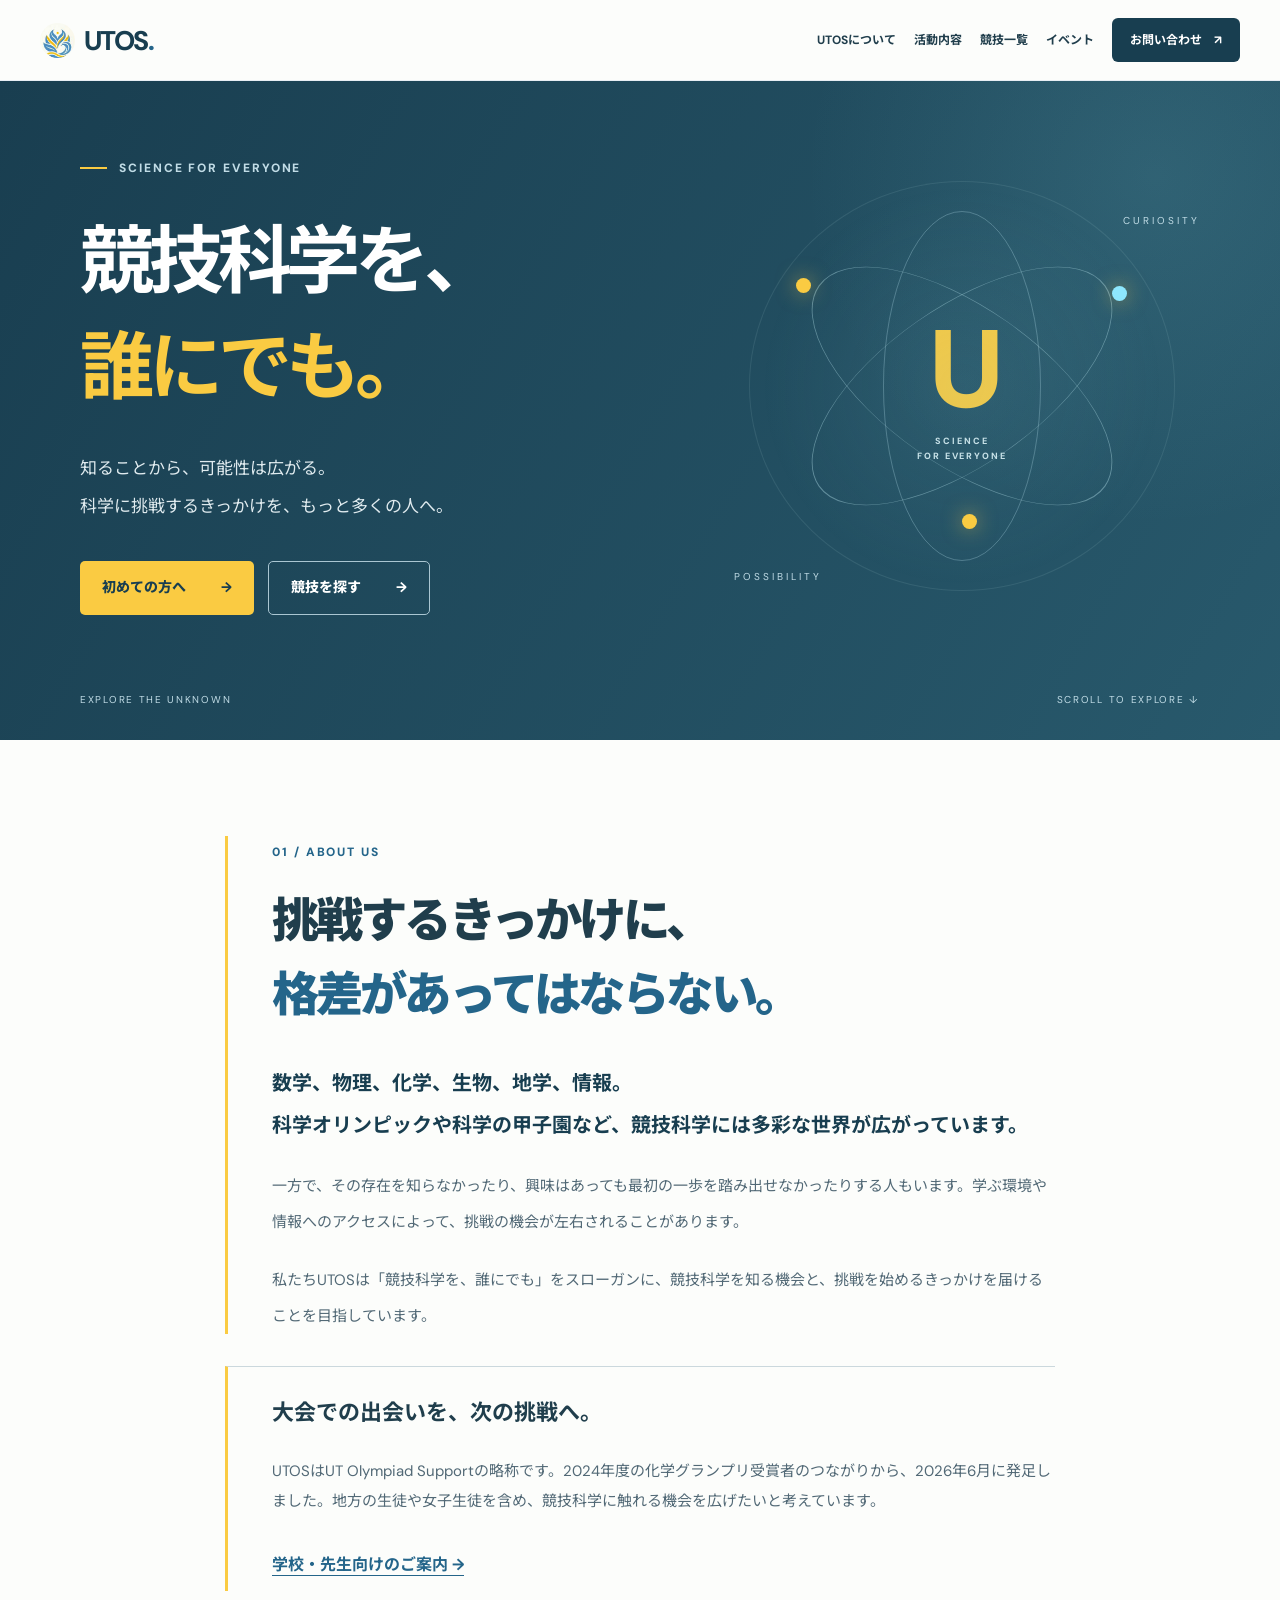
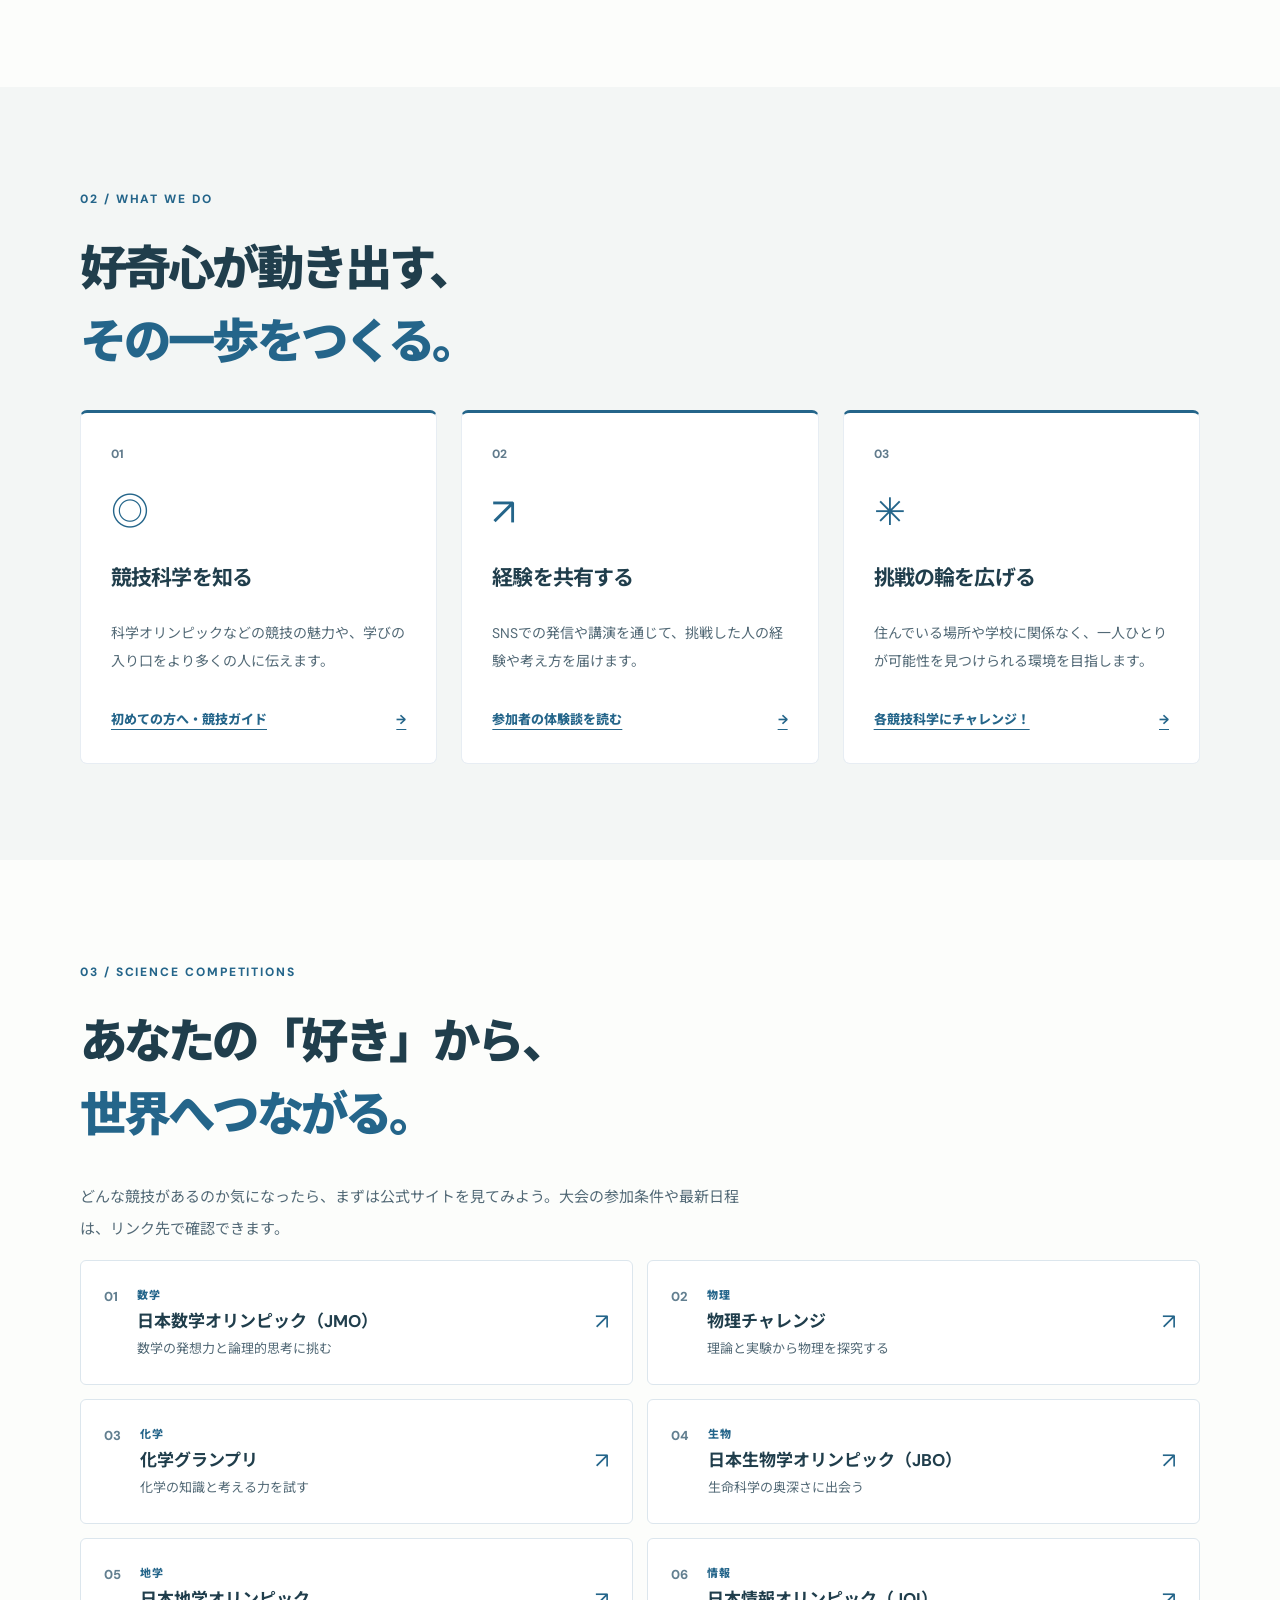
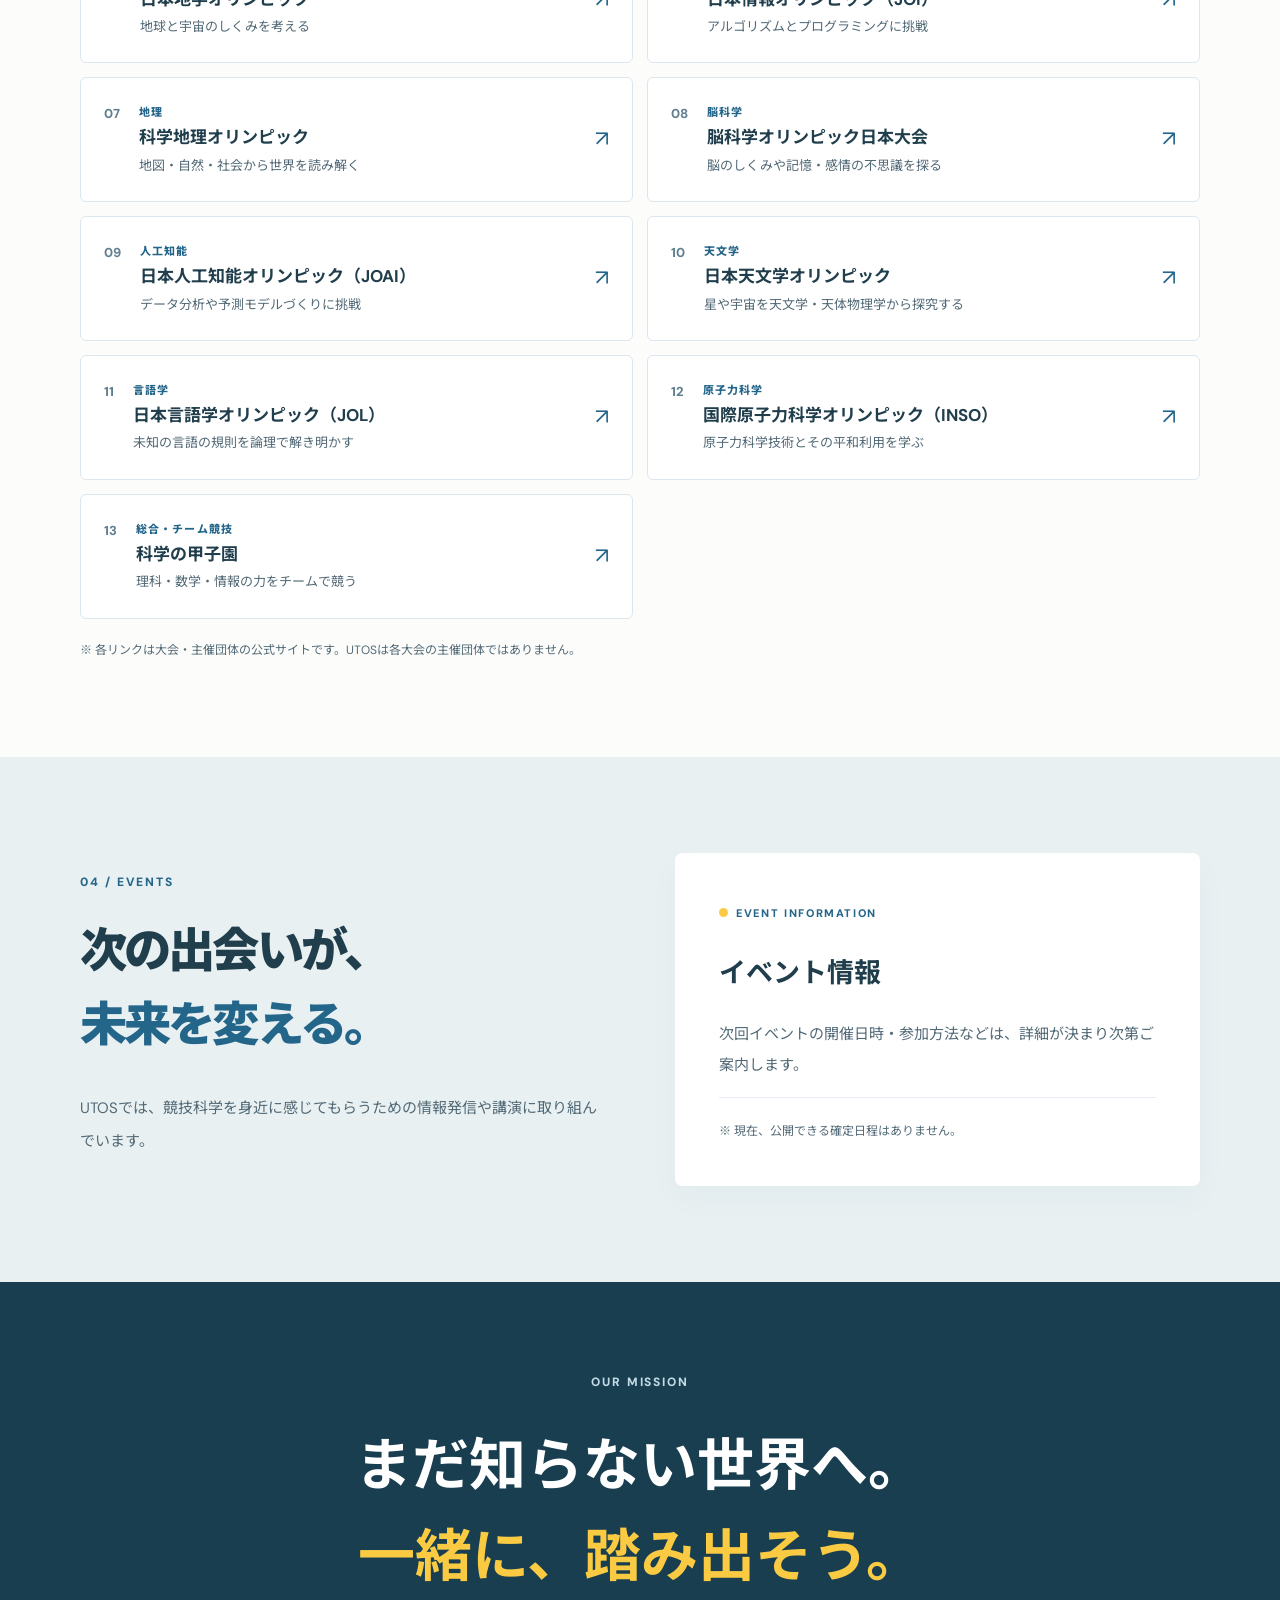
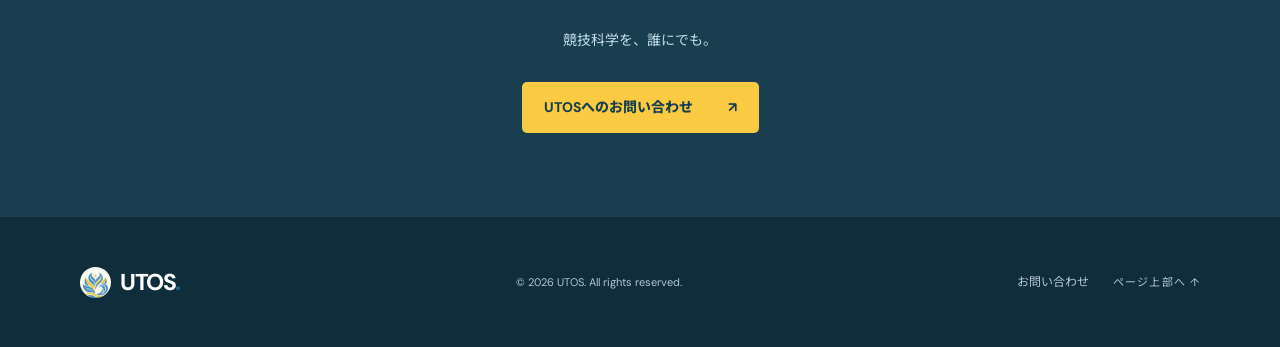
<file: index.html>
<!doctype html>
<html lang="ja">
<head>
  <meta charset="utf-8">
  <meta name="viewport" content="width=device-width, initial-scale=1">
  <meta name="theme-color" content="#183e50">
  <meta name="description" content="UTOSは「競技科学を、誰にでも」を掲げ、科学オリンピックなどの競技科学との出会いを広げる活動を行う団体です。">
  <title>UTOS | 競技科学を、誰にでも</title>
  <link rel="stylesheet" href="./style.css">
  <link rel="icon" href="./favicon.svg" type="image/svg+xml">
  <link rel="canonical" href="https://ut-olympiad-supprot.github.io/utos/">
  <meta property="og:type" content="website">
  <meta property="og:locale" content="ja_JP">
  <meta property="og:title" content="UTOS | 競技科学を、誰にでも">
  <meta property="og:description" content="科学に挑戦するきっかけを、もっと多くの人へ。UTOSの活動や科学オリンピックをご紹介します。">
  <meta property="og:url" content="https://ut-olympiad-supprot.github.io/utos/">
  <meta name="google-site-verification" content="EAwACrdEgovbgk3OV-e5GFm5fcQoq_rzOCcXG1XB0G4" />
</head>
<body>
  <a class="skip-link" href="#main">本文へ移動</a>
  <header class="site-header">
    <div class="header-inner">
      <a class="brand" href="#top" aria-label="UTOS トップ"><img class="brand-logo" src="[data-uri]" alt="" width="35" height="35"><span>UTOS<span class="brand-dot">.</span></span></a>
      <nav aria-label="メインメニュー">
        <a href="#about">UTOSについて</a><a href="#activities">活動内容</a><a href="#olympiads">競技一覧</a><a href="#events">イベント</a><a class="nav-contact" href="./contact.html">お問い合わせ <span aria-hidden="true">↗</span></a>
      </nav>
    </div>
  </header>
  <main id="main">
    <section class="hero" id="top" aria-labelledby="hero-title">
      <div class="hero-glow" aria-hidden="true"></div>
      <div class="container hero-grid">
        <div class="hero-copy">
          <span class="eyebrow"><span class="eyebrow-line"></span> SCIENCE FOR EVERYONE</span>
          <h1 id="hero-title">競技科学を、<br><em>誰にでも。</em></h1>
          <p class="hero-lead" id="hero-lead">知ることから、可能性は広がる。<br>科学に挑戦するきっかけを、もっと多くの人へ。</p>
          <div class="hero-actions"><a class="button button-primary" href="./guide.html">初めての方へ <span aria-hidden="true">→</span></a><a class="button button-outline" href="#olympiads">競技を探す <span aria-hidden="true">→</span></a></div>
        </div>
        <div class="hero-art" aria-hidden="true">
          <div class="orbit orbit-one"></div><div class="orbit orbit-two"></div><div class="orbit orbit-three"></div>
          <div class="atom-center">U<span>SCIENCE<br>FOR EVERYONE</span></div><span class="orbit-point point-one"></span><span class="orbit-point point-two"></span><span class="orbit-point point-three"></span>
          <span class="art-label label-top">CURIOSITY</span><span class="art-label label-bottom">POSSIBILITY</span>
        </div>
      </div>
      <div class="hero-bottom container"><span>EXPLORE THE UNKNOWN</span><a href="#about">SCROLL TO EXPLORE ↓</a></div>
    </section>
    <section class="section about" id="about">
      <div class="container narrow" id="about-content">
        <div class="section-heading"><span class="section-index">01 / ABOUT US</span><h2>挑戦するきっかけに、<br><span>格差があってはならない。</span></h2></div>
        <p class="large-text">数学、物理、化学、生物、地学、情報。<br>科学オリンピックや科学の甲子園など、競技科学には多彩な世界が広がっています。</p>
        <p>一方で、その存在を知らなかったり、興味はあっても最初の一歩を踏み出せなかったりする人もいます。学ぶ環境や情報へのアクセスによって、挑戦の機会が左右されることがあります。</p>
        <p>私たちUTOSは「競技科学を、誰にでも」をスローガンに、競技科学を知る機会と、挑戦を始めるきっかけを届けることを目指しています。</p>
      </div>
      <div class="container narrow guide-about"><h3>大会での出会いを、次の挑戦へ。</h3><p>UTOSはUT Olympiad Supportの略称です。2024年度の化学グランプリ受賞者のつながりから、2026年6月に発足しました。地方の生徒や女子生徒を含め、競技科学に触れる機会を広げたいと考えています。</p><a class="voice-next" href="./contact.html#schools">学校・先生向けのご案内 →</a></div>
    </section>
    <section class="section activities" id="activities">
      <div class="container">
        <div class="section-heading"><span class="section-index">02 / WHAT WE DO</span><h2>好奇心が動き出す、<br><span>その一歩をつくる。</span></h2></div>
        <div class="cards">
          <article class="activity-card"><span class="card-num">01</span><div class="card-icon">◎</div><h3>競技科学を知る</h3><p>科学オリンピックなどの競技の魅力や、学びの入り口をより多くの人に伝えます。</p><a class="card-tag story-link" href="./guide.html">初めての方へ・競技ガイド <span aria-hidden="true">→</span></a></article>
          <article class="activity-card"><span class="card-num">02</span><div class="card-icon">↗</div><h3>経験を共有する</h3><p>SNSでの発信や講演を通じて、挑戦した人の経験や考え方を届けます。</p><a class="card-tag story-link" href="./stories.html">参加者の体験談を読む <span aria-hidden="true">→</span></a></article>
          <article class="activity-card"><span class="card-num">03</span><div class="card-icon">✳</div><h3>挑戦の輪を広げる</h3><p>住んでいる場所や学校に関係なく、一人ひとりが可能性を見つけられる環境を目指します。</p><a class="card-tag story-link" href="./challenge.html">各競技科学にチャレンジ！ <span aria-hidden="true">→</span></a></article>
        </div>
      </div>
    </section>
    <section class="section olympiads" id="olympiads"><div class="container"><div class="section-heading"><span class="section-index">03 / SCIENCE COMPETITIONS</span><h2>あなたの「好き」から、<br><span>世界へつながる。</span></h2><p class="olympiad-intro">どんな競技があるのか気になったら、まずは公式サイトを見てみよう。大会の参加条件や最新日程は、リンク先で確認できます。</p></div><div class="olympiad-grid"><a class="olympiad-item" href="https://www.imojp.org/" target="_blank" rel="noopener noreferrer"><span class="olympiad-number">01</span><span class="olympiad-description"><span class="olympiad-tag">数学</span><strong>日本数学オリンピック（JMO）</strong><small>数学の発想力と論理的思考に挑む</small></span><span class="olympiad-arrow" aria-hidden="true">↗</span></a>
<a class="olympiad-item" href="https://www.jpho.jp/challenge/" target="_blank" rel="noopener noreferrer"><span class="olympiad-number">02</span><span class="olympiad-description"><span class="olympiad-tag">物理</span><strong>物理チャレンジ</strong><small>理論と実験から物理を探究する</small></span><span class="olympiad-arrow" aria-hidden="true">↗</span></a>
<a class="olympiad-item" href="https://www.chemistry-grand-prix.jp/" target="_blank" rel="noopener noreferrer"><span class="olympiad-number">03</span><span class="olympiad-description"><span class="olympiad-tag">化学</span><strong>化学グランプリ</strong><small>化学の知識と考える力を試す</small></span><span class="olympiad-arrow" aria-hidden="true">↗</span></a>
<a class="olympiad-item" href="https://www.jbo-info.jp/jbo/index.html" target="_blank" rel="noopener noreferrer"><span class="olympiad-number">04</span><span class="olympiad-description"><span class="olympiad-tag">生物</span><strong>日本生物学オリンピック（JBO）</strong><small>生命科学の奥深さに出会う</small></span><span class="olympiad-arrow" aria-hidden="true">↗</span></a>
<a class="olympiad-item" href="https://jeso.jp/index.html" target="_blank" rel="noopener noreferrer"><span class="olympiad-number">05</span><span class="olympiad-description"><span class="olympiad-tag">地学</span><strong>日本地学オリンピック</strong><small>地球と宇宙のしくみを考える</small></span><span class="olympiad-arrow" aria-hidden="true">↗</span></a>
<a class="olympiad-item" href="https://www.ioi-jp.org/" target="_blank" rel="noopener noreferrer"><span class="olympiad-number">06</span><span class="olympiad-description"><span class="olympiad-tag">情報</span><strong>日本情報オリンピック（JOI）</strong><small>アルゴリズムとプログラミングに挑戦</small></span><span class="olympiad-arrow" aria-hidden="true">↗</span></a>
<a class="olympiad-item" href="https://japan-igeo.com/" target="_blank" rel="noopener noreferrer"><span class="olympiad-number">07</span><span class="olympiad-description"><span class="olympiad-tag">地理</span><strong>科学地理オリンピック</strong><small>地図・自然・社会から世界を読み解く</small></span><span class="olympiad-arrow" aria-hidden="true">↗</span></a><a class="olympiad-item" href="https://www.brainscience-union.jp/brainbee/brainbee2026" target="_blank" rel="noopener noreferrer"><span class="olympiad-number">08</span><span class="olympiad-description"><span class="olympiad-tag">脳科学</span><strong>脳科学オリンピック日本大会</strong><small>脳のしくみや記憶・感情の不思議を探る</small></span><span class="olympiad-arrow" aria-hidden="true">↗</span></a>
<a class="olympiad-item" href="https://ioai-japan.org/" target="_blank" rel="noopener noreferrer"><span class="olympiad-number">09</span><span class="olympiad-description"><span class="olympiad-tag">人工知能</span><strong>日本人工知能オリンピック（JOAI）</strong><small>データ分析や予測モデルづくりに挑戦</small></span><span class="olympiad-arrow" aria-hidden="true">↗</span></a>
<a class="olympiad-item" href="https://iaojapan.org/" target="_blank" rel="noopener noreferrer"><span class="olympiad-number">10</span><span class="olympiad-description"><span class="olympiad-tag">天文学</span><strong>日本天文学オリンピック</strong><small>星や宇宙を天文学・天体物理学から探究する</small></span><span class="olympiad-arrow" aria-hidden="true">↗</span></a>
<a class="olympiad-item" href="https://iolingjapan.org/" target="_blank" rel="noopener noreferrer"><span class="olympiad-number">11</span><span class="olympiad-description"><span class="olympiad-tag">言語学</span><strong>日本言語学オリンピック（JOL）</strong><small>未知の言語の規則を論理で解き明かす</small></span><span class="olympiad-arrow" aria-hidden="true">↗</span></a>
<a class="olympiad-item" href="https://jn-hrd-n.jaea.go.jp/nhrdnINSO/" target="_blank" rel="noopener noreferrer"><span class="olympiad-number">12</span><span class="olympiad-description"><span class="olympiad-tag">原子力科学</span><strong>国際原子力科学オリンピック（INSO）</strong><small>原子力科学技術とその平和利用を学ぶ</small></span><span class="olympiad-arrow" aria-hidden="true">↗</span></a>
<a class="olympiad-item" href="https://koushien.jst.go.jp/koushien/" target="_blank" rel="noopener noreferrer"><span class="olympiad-number">13</span><span class="olympiad-description"><span class="olympiad-tag">総合・チーム競技</span><strong>科学の甲子園</strong><small>理科・数学・情報の力をチームで競う</small></span><span class="olympiad-arrow" aria-hidden="true">↗</span></a></div><p class="olympiad-disclaimer">※ 各リンクは大会・主催団体の公式サイトです。UTOSは各大会の主催団体ではありません。</p></div></section><section class="section events" id="events">
      <div class="container events-grid">
        <div class="section-heading"><span class="section-index">04 / EVENTS</span><h2>次の出会いが、<br><span>未来を変える。</span></h2><p>UTOSでは、競技科学を身近に感じてもらうための情報発信や講演に取り組んでいます。</p></div>
        <div class="event-panel" id="event-content"><span class="status-dot"></span><span class="event-kicker">EVENT INFORMATION</span><h3>イベント情報</h3><p>次回イベントの開催日時・参加方法などは、詳細が決まり次第ご案内します。</p><span class="event-note">※ 現在、公開できる確定日程はありません。</span></div>
      </div>
    </section>
    <section class="closing"><div class="container"><span class="section-index">OUR MISSION</span><h2>まだ知らない世界へ。<br><em>一緒に、踏み出そう。</em></h2><p>競技科学を、誰にでも。</p><a class="button button-primary" href="./contact.html">UTOSへのお問い合わせ <span aria-hidden="true">↗</span></a></div></section>
  </main>
  <footer class="footer"><div class="container footer-inner"><a class="brand" href="#top"><img class="brand-logo" src="[data-uri]" alt="" width="35" height="35"> UTOS<span class="brand-dot">.</span></a><p>© 2026 UTOS. All rights reserved.</p><div class="footer-links"><a href="./contact.html">お問い合わせ</a><a href="#top">ページ上部へ ↑</a></div></div></footer>
<script src="./site-content.js" defer></script>
</body>
</html>
</file>
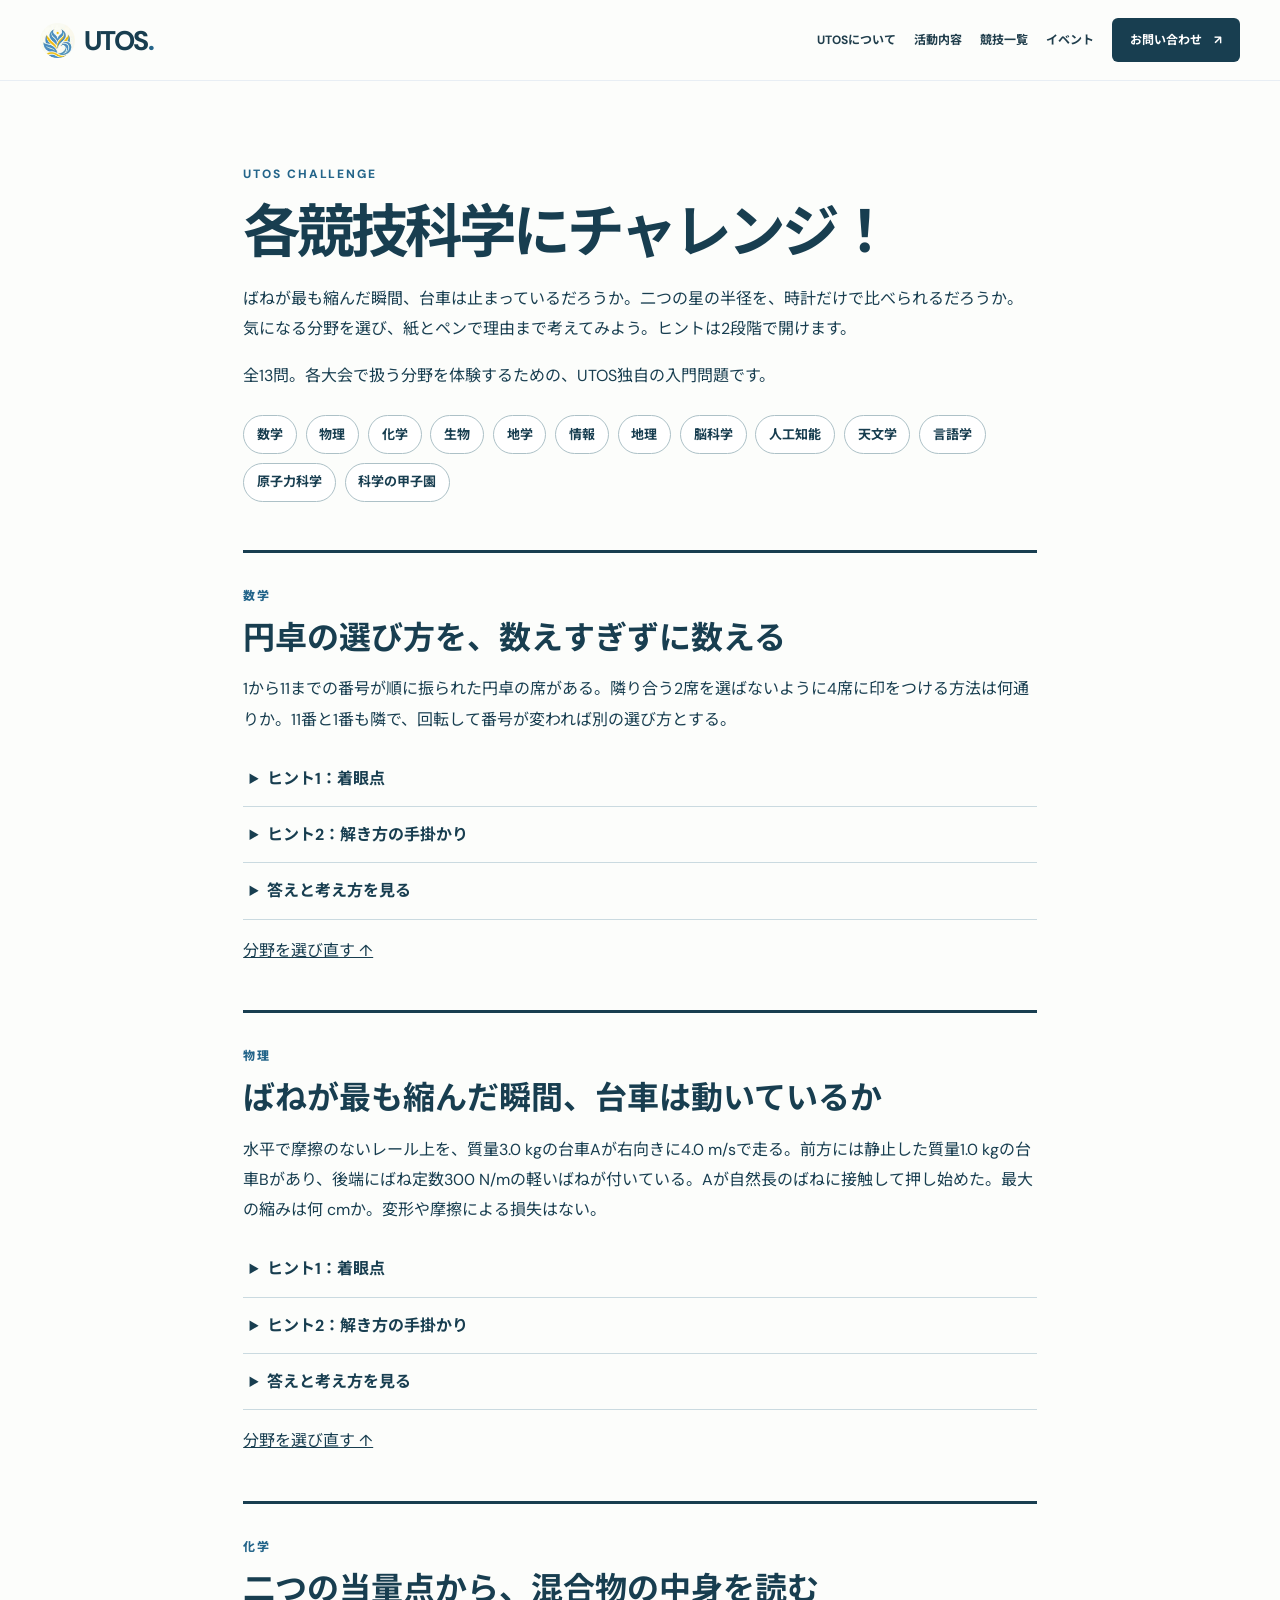
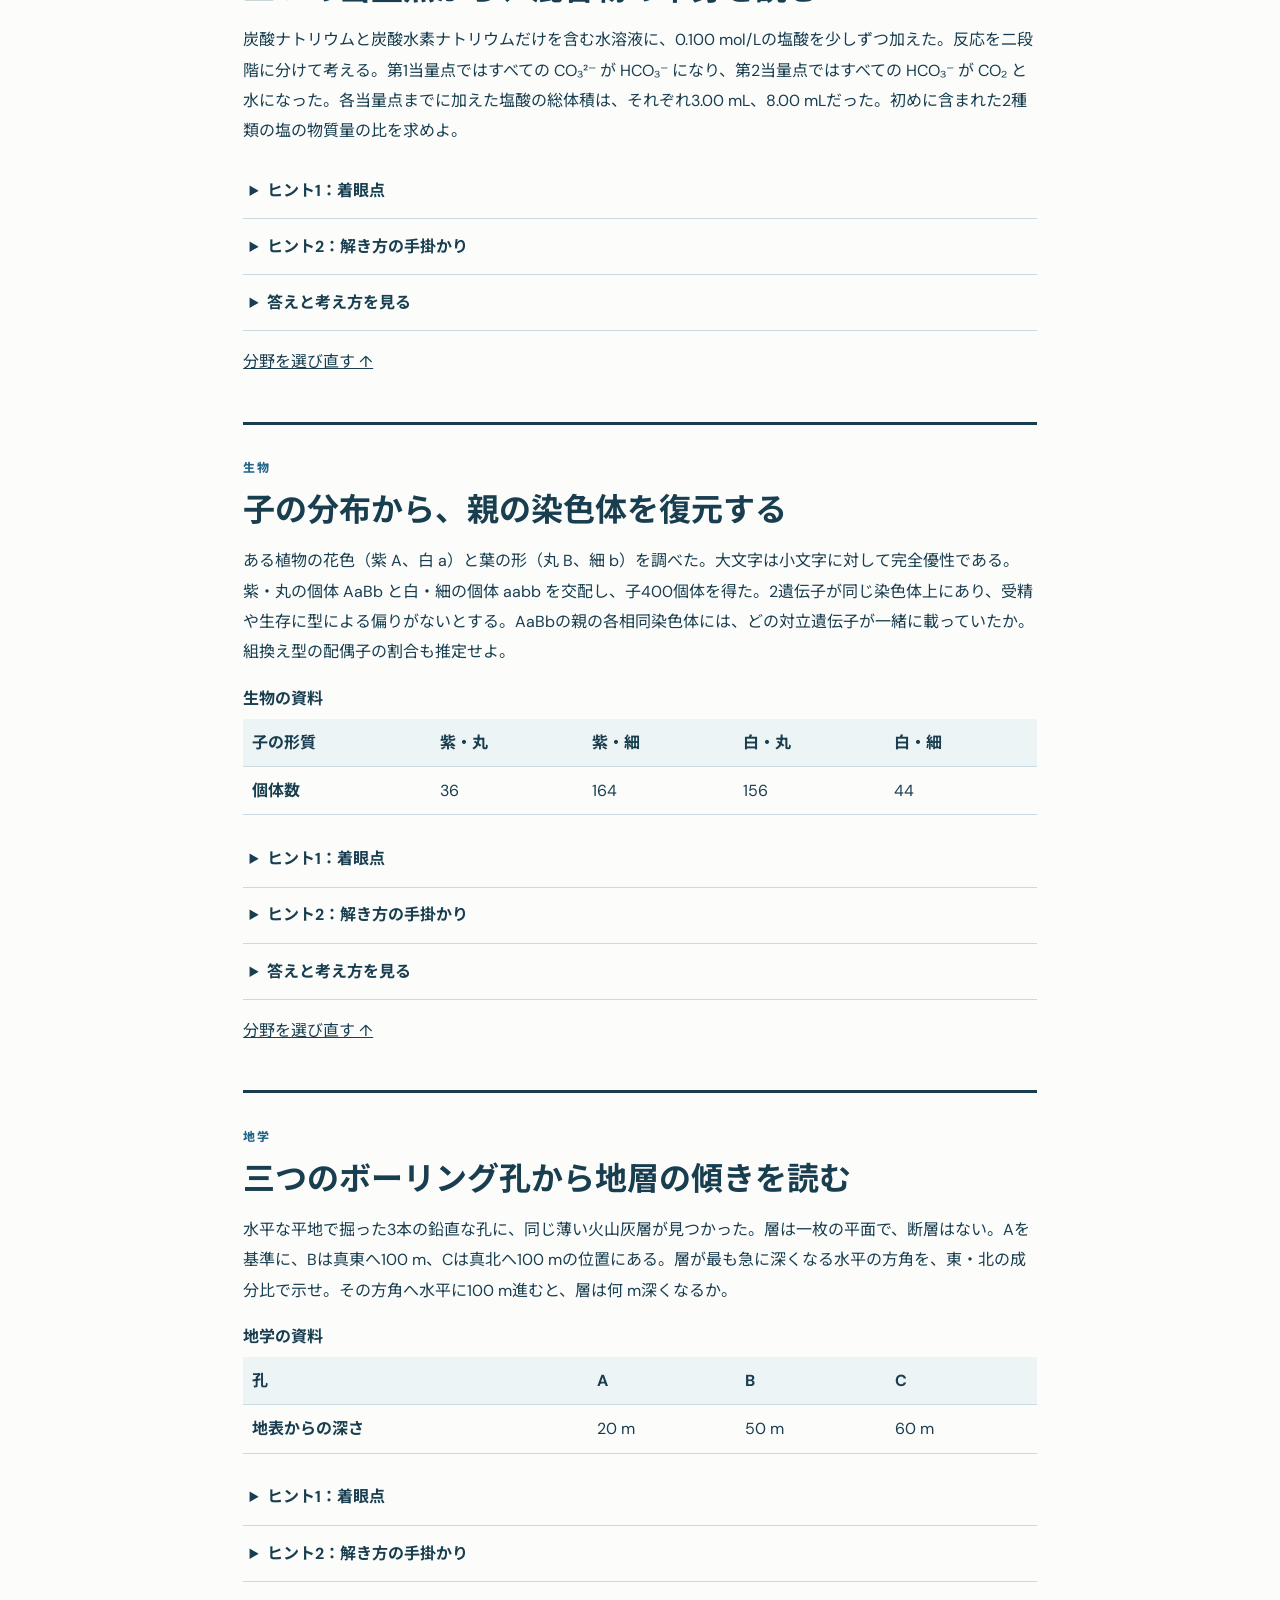
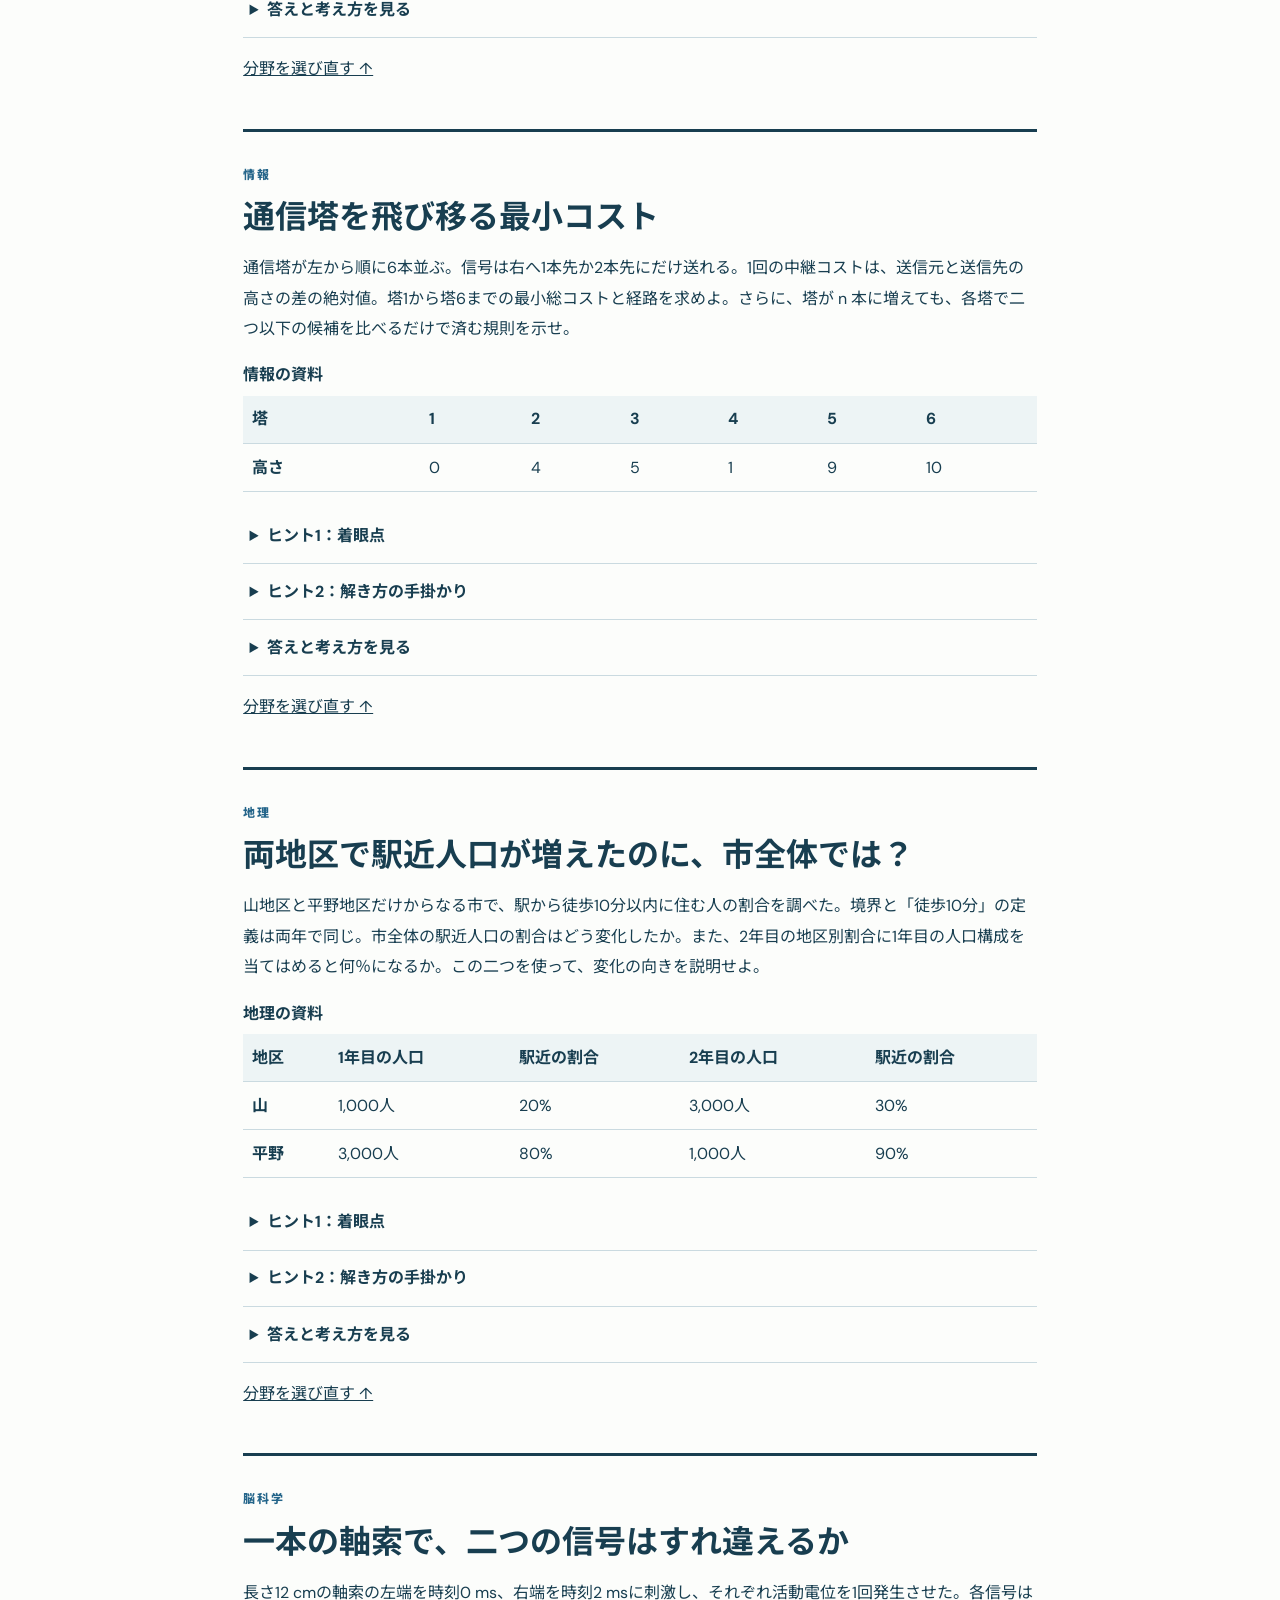
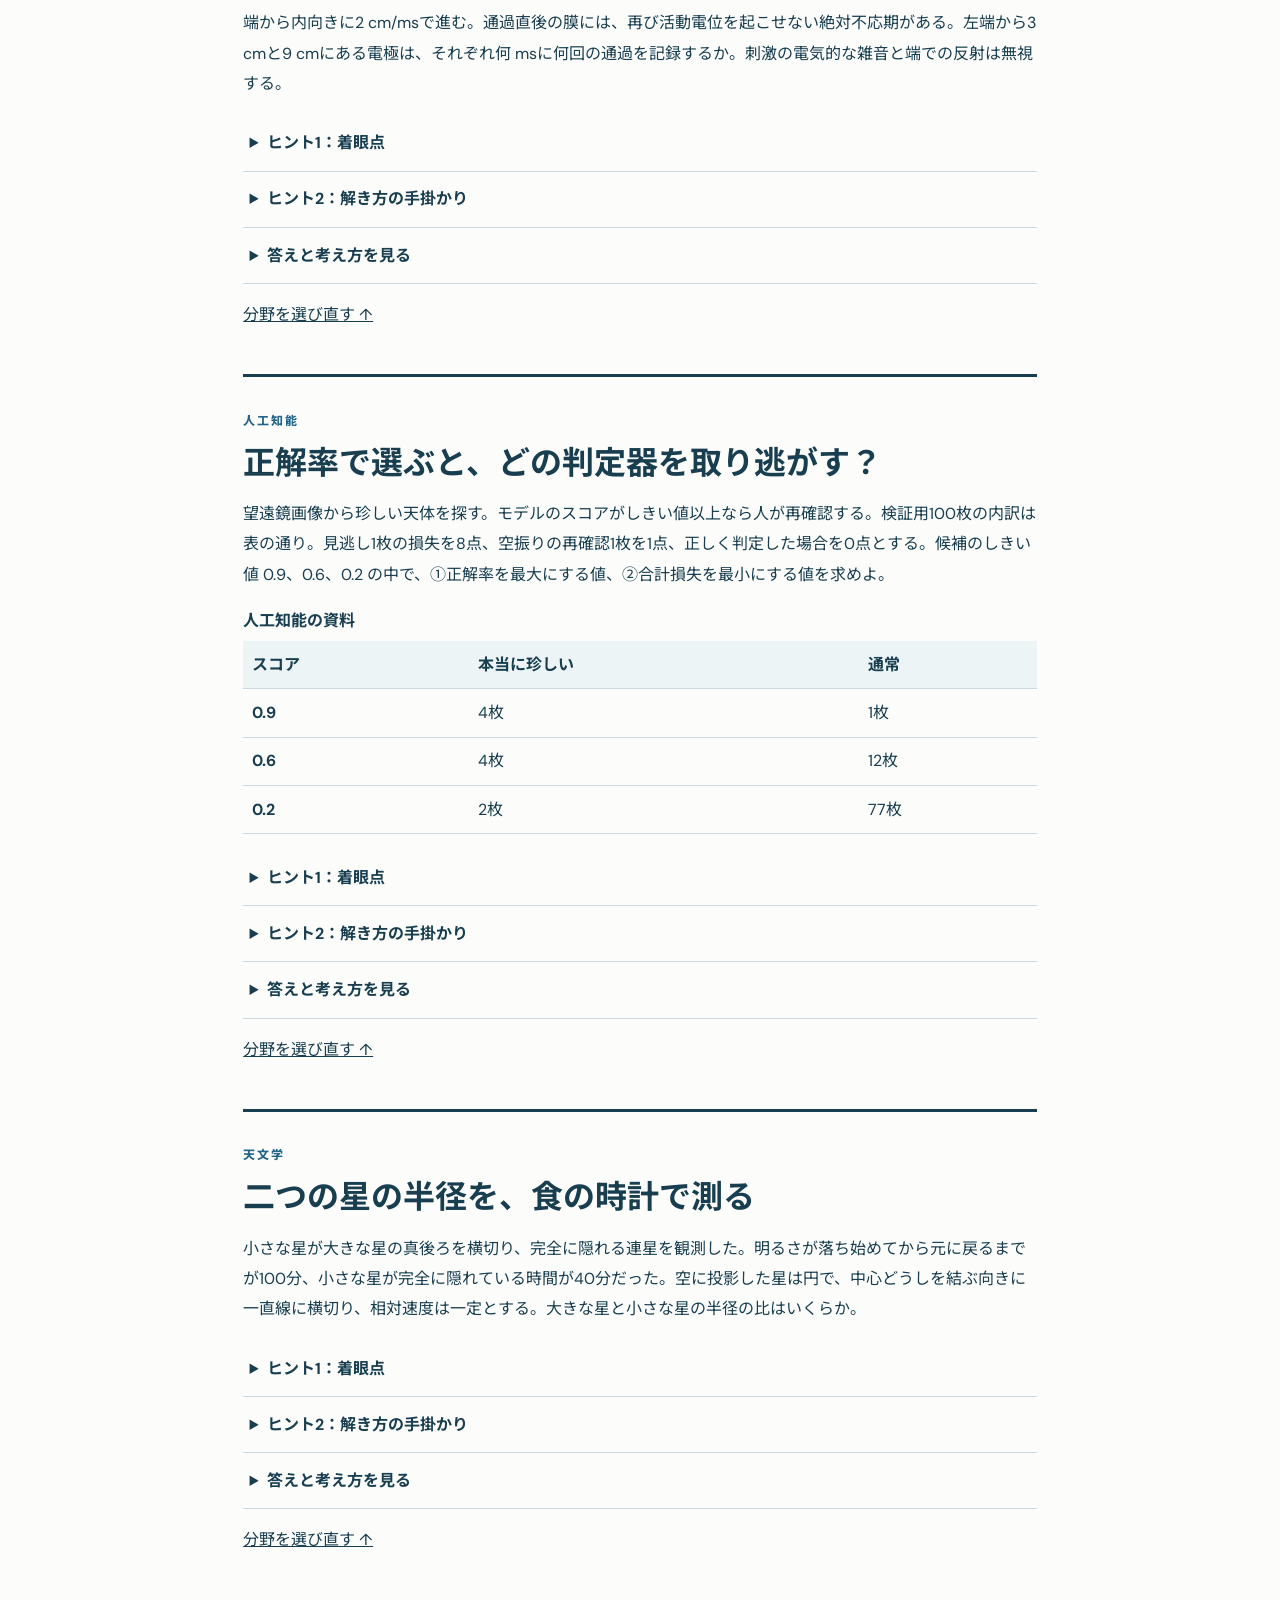
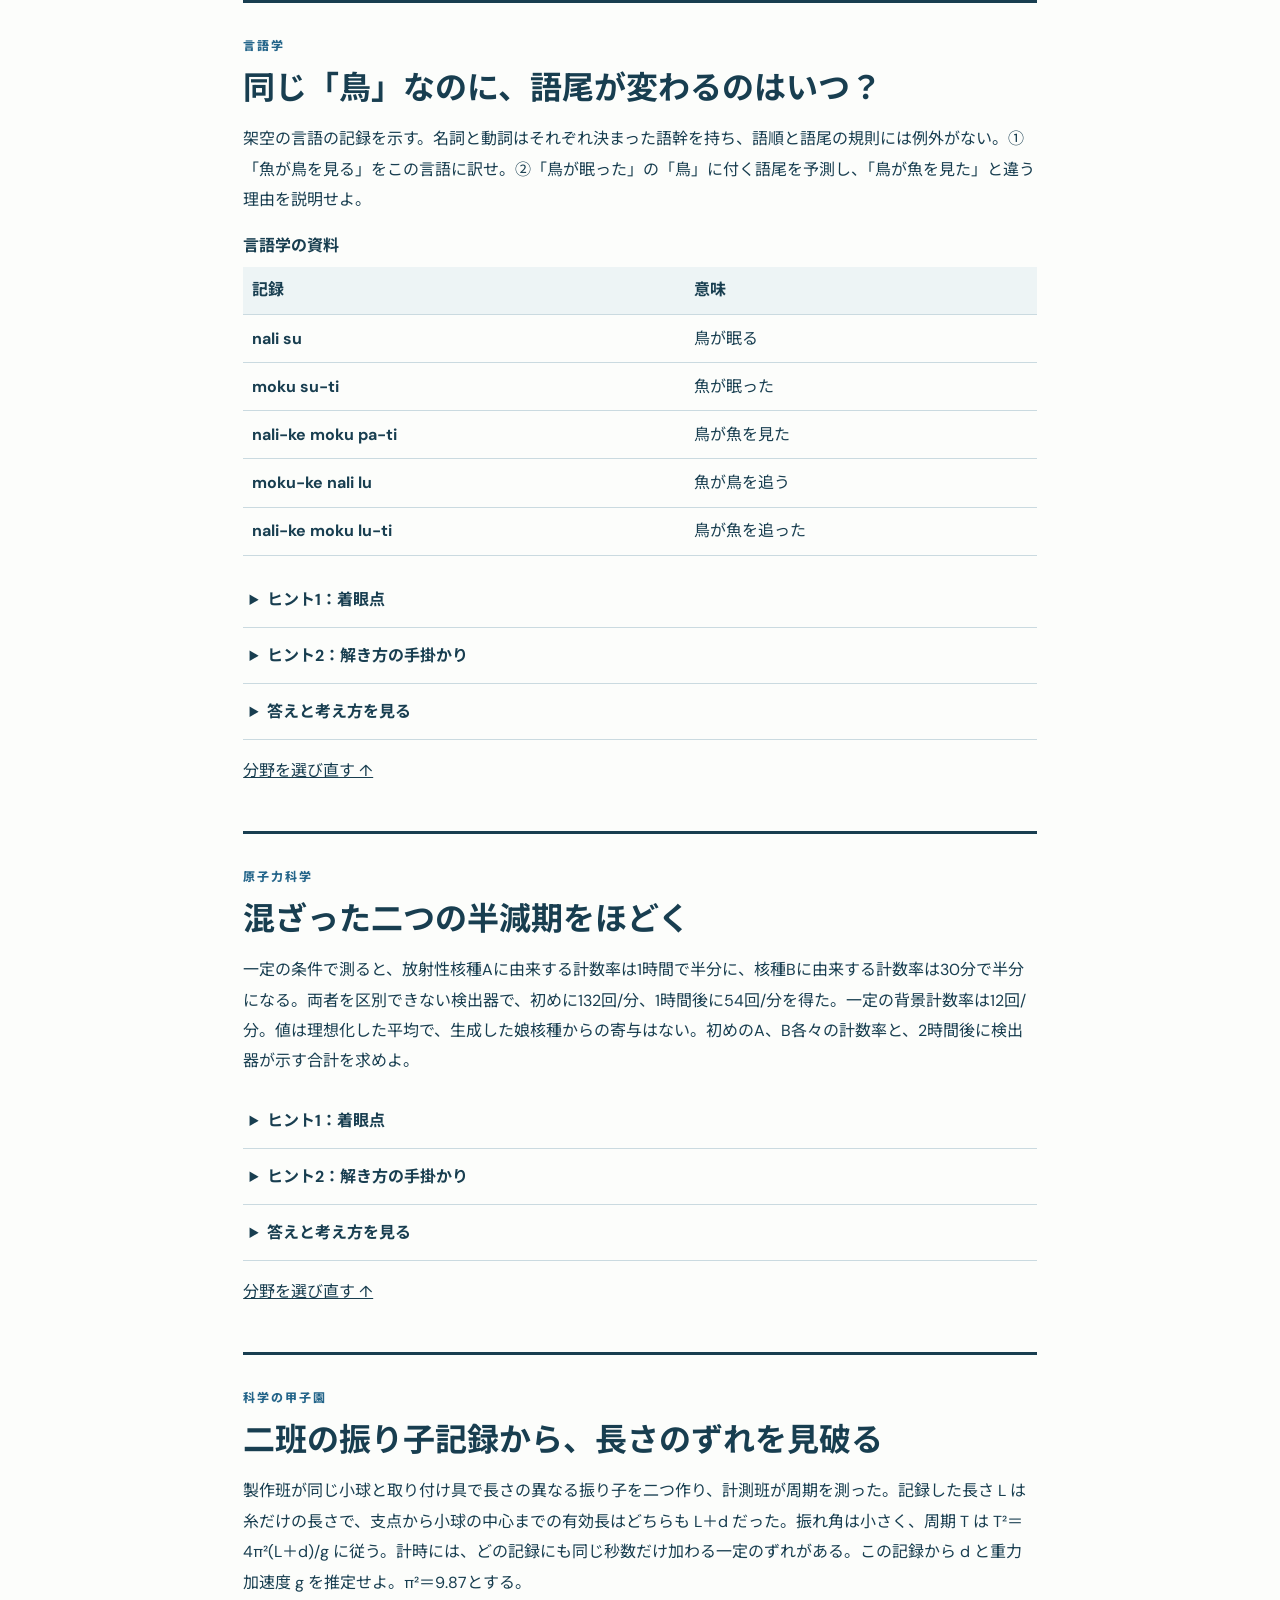
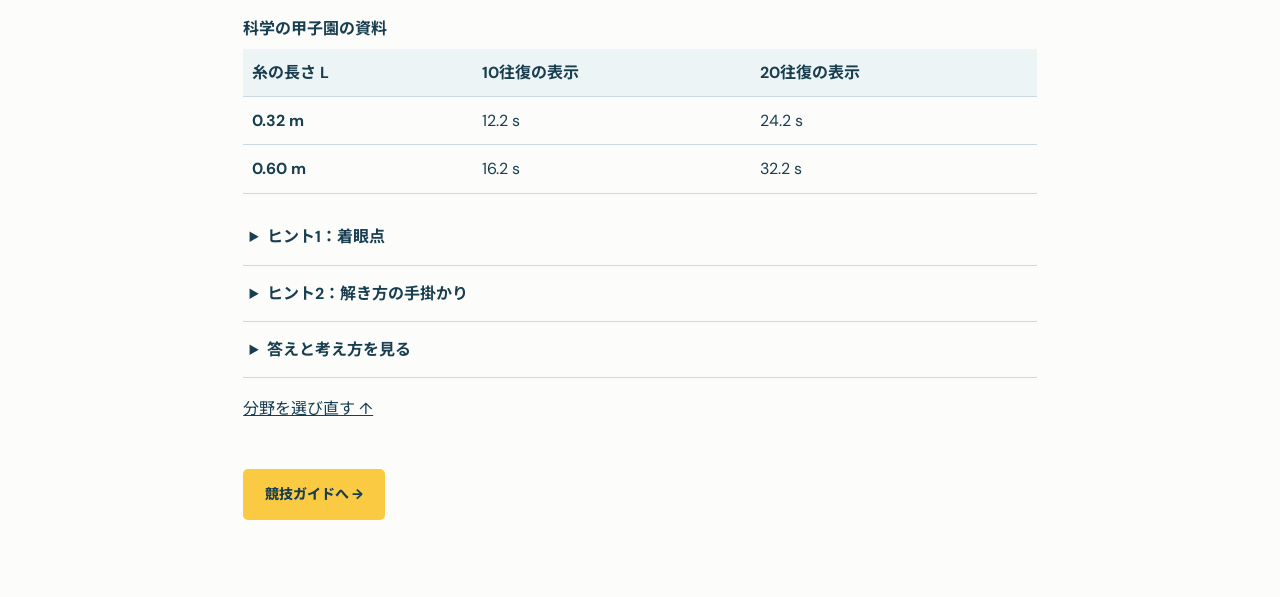
<file: challenge.html>
<!doctype html>
<html lang="ja"><head>
<meta charset="utf-8"><meta name="viewport" content="width=device-width,initial-scale=1">
<title>各競技科学にチャレンジ！ | UTOS</title>
<meta name="description" content="13の競技科学を1問ずつ体験。好きな分野から、ヒントを使いながら考えてみよう。">
<link rel="icon" href="./favicon.svg"><link rel="stylesheet" href="./style.css">
<style>
.lab {max-width:52rem;margin:auto;padding:clamp(2rem,6vw,5rem) 1.2rem;color:#183e50}
.lab h1 {font-size:clamp(2rem,6vw,3.6rem);line-height:1.22;margin:.65rem 0 1rem}
.lab nav {display:flex;flex-wrap:wrap;gap:.55rem;margin:1.5rem 0 3rem}
.lab nav a {padding:.4rem .8rem;border:1px solid #adc1c7;border-radius:2rem;background:white}
.lab article {scroll-margin-top:9rem;border-top:3px solid #183e50;padding:1.7rem 0 2.8rem}
.lab h2 {font-size:clamp(1.35rem,4vw,2rem);line-height:1.45;margin:.35rem 0 .8rem}
.lab p {line-height:1.9}
.lab details {border-bottom:1px solid #cadae0}
.lab summary {padding:.8rem .4rem;cursor:pointer;font-weight:700}
.lab details[open] {background:#eff5f5}
.lab details p {padding:0 1rem 1rem;margin:0}
.lab .back {display:inline-block;margin-top:1rem;text-decoration:underline}
.lab nav {scroll-margin-top:9rem}
.experiment-data {overflow-x:auto;margin:1rem 0}
.experiment-data table {border-collapse:collapse;width:100%;font-size:clamp(.84rem,2vw,1rem)}
.experiment-data th,.experiment-data td {padding:.55rem;text-align:left;border-bottom:1px solid #cadae0}
.experiment-data thead {background:#edf4f5}
.experiment-data caption {text-align:left;font-weight:700;margin-bottom:.35rem}
</style></head><body>
<a class="skip-link" href="#main">本文へ移動</a>
<header class="site-header">
    <div class="header-inner">
      <a class="brand" href="./index.html#top" aria-label="UTOS トップ"><img class="brand-logo" src="[data-uri]" alt="" width="35" height="35"><span>UTOS<span class="brand-dot">.</span></span></a>
      <nav aria-label="メインメニュー">
        <a href="./index.html#about">UTOSについて</a><a href="./index.html#activities">活動内容</a><a href="./index.html#olympiads">競技一覧</a><a href="./index.html#events">イベント</a><a class="nav-contact" href="./contact.html">お問い合わせ <span aria-hidden="true">↗</span></a>
      </nav>
    </div>
  </header>
<main class="lab" id="main">
<span class="section-index">UTOS CHALLENGE</span>
<h1>各競技科学にチャレンジ！</h1>
<p>ばねが最も縮んだ瞬間、台車は止まっているだろうか。二つの星の半径を、時計だけで比べられるだろうか。気になる分野を選び、紙とペンで理由まで考えてみよう。ヒントは2段階で開けます。</p>
<p>全13問。各大会で扱う分野を体験するための、UTOS独自の入門問題です。</p>
<nav aria-label="分野を選ぶ" id="subjects"><a href="#math">数学</a>
<a href="#physics">物理</a>
<a href="#chem">化学</a>
<a href="#bio">生物</a>
<a href="#earth">地学</a>
<a href="#info">情報</a>
<a href="#geo">地理</a>
<a href="#brain">脳科学</a>
<a href="#ai">人工知能</a>
<a href="#astro">天文学</a>
<a href="#ling">言語学</a>
<a href="#nuclear">原子力科学</a>
<a href="#team">科学の甲子園</a></nav>
<article id="math">
<span class="section-index">数学</span>
<h2>円卓の選び方を、数えすぎずに数える</h2>
<p>1から11までの番号が順に振られた円卓の席がある。隣り合う2席を選ばないように4席に印をつける方法は何通りか。11番と1番も隣で、回転して番号が変われば別の選び方とする。</p>

<details><summary>ヒント1：着眼点</summary><p>1番の席に印がある場合と、ない場合に分けると、どちらも一直線の問題になる。</p></details>
<details><summary>ヒント2：解き方の手掛かり</summary><p>一直線の n 席から隣り合わない k 席を選ぶとき、選んだ番号 a₁, …, aₖ から順に 0, 1, …, k−1 を引いてみよう。</p></details>
<details><summary>答えと考え方を見る</summary><p>55通り。一直線では、番号の間隔が2以上ある。順に0, 1, …, k−1を引くと、1から n−k＋1 までの異なる k 個の番号になる。逆に足せば元に戻るので、この対応には重複も漏れもない。</p><p>1番を選ぶと2番と11番は使えず、3〜10番の8席から3席を選ぶ。これは6個から3個を選ぶ20通り。1番を選ばない場合は2〜11番の10席から4席なので、7個から4個を選ぶ35通り。合計は20＋35＝55。</p></details>
<a class="back" href="#subjects">分野を選び直す ↑</a>
</article>
<article id="physics">
<span class="section-index">物理</span>
<h2>ばねが最も縮んだ瞬間、台車は動いているか</h2>
<p>水平で摩擦のないレール上を、質量3.0 kgの台車Aが右向きに4.0 m/sで走る。前方には静止した質量1.0 kgの台車Bがあり、後端にばね定数300 N/mの軽いばねが付いている。Aが自然長のばねに接触して押し始めた。最大の縮みは何 cmか。変形や摩擦による損失はない。</p>

<details><summary>ヒント1：着眼点</summary><p>ばねの長さを決めるのは、レールから見た速さと、2台の相対速度のどちらだろう。</p></details>
<details><summary>ヒント2：解き方の手掛かり</summary><p>最大圧縮時、2台の速度は等しい。まず運動量からその速度を求め、次にエネルギーを比べよう。</p></details>
<details><summary>答えと考え方を見る</summary><p>20 cm。縮みが最大になる瞬間には両端の相対速度がゼロになる。水平な外力がないので、共通の速度は (3×4＋1×0)/(3＋1)＝3 m/s（右向き）。</p><p>初めの運動エネルギーは24 J。最大圧縮時にも2台は動いており、運動エネルギーは合計18 J。差の6 Jがばねに蓄えられる。縮みを x m とおくと 300x²/2＝6 より x＝0.20 m。</p></details>
<a class="back" href="#subjects">分野を選び直す ↑</a>
</article>
<article id="chem">
<span class="section-index">化学</span>
<h2>二つの当量点から、混合物の中身を読む</h2>
<p>炭酸ナトリウムと炭酸水素ナトリウムだけを含む水溶液に、0.100 mol/Lの塩酸を少しずつ加えた。反応を二段階に分けて考える。第1当量点ではすべての CO₃²⁻ が HCO₃⁻ になり、第2当量点ではすべての HCO₃⁻ が CO₂ と水になった。各当量点までに加えた塩酸の総体積は、それぞれ3.00 mL、8.00 mLだった。初めに含まれた2種類の塩の物質量の比を求めよ。</p>

<details><summary>ヒント1：着眼点</summary><p>どちらの段階でも、陰イオン1個が変化するのに H⁺ が1個必要になる。</p></details>
<details><summary>ヒント2：解き方の手掛かり</summary><p>第2段階だけで使った塩酸は何 mLか。その段階の HCO₃⁻ には二つの由来がある。</p></details>
<details><summary>答えと考え方を見る</summary><p>炭酸ナトリウム：炭酸水素ナトリウム＝3：2。第1段階で使った H⁺ は0.300 mmol。CO₃²⁻＋H⁺ → HCO₃⁻ より、初めの炭酸ナトリウムは0.300 mmol。</p><p>第2段階で新たに使った塩酸は5.00 mL。HCO₃⁻＋H⁺ → CO₂＋H₂O より、この段階の開始時に HCO₃⁻ は0.500 mmolあった。そのうち0.300 mmolは第1段階で生じたので、初めの炭酸水素ナトリウムは0.200 mmol。</p></details>
<a class="back" href="#subjects">分野を選び直す ↑</a>
</article>
<article id="bio">
<span class="section-index">生物</span>
<h2>子の分布から、親の染色体を復元する</h2>
<p>ある植物の花色（紫 A、白 a）と葉の形（丸 B、細 b）を調べた。大文字は小文字に対して完全優性である。紫・丸の個体 AaBb と白・細の個体 aabb を交配し、子400個体を得た。2遺伝子が同じ染色体上にあり、受精や生存に型による偏りがないとする。AaBbの親の各相同染色体には、どの対立遺伝子が一緒に載っていたか。組換え型の配偶子の割合も推定せよ。</p>
<div class="experiment-data"><table><caption>生物の資料</caption><thead><tr><th scope="col">子の形質</th><th scope="col">紫・丸</th><th scope="col">紫・細</th><th scope="col">白・丸</th><th scope="col">白・細</th></tr></thead><tbody><tr><th scope="row">個体数</th><td>36</td><td>164</td><td>156</td><td>44</td></tr></tbody></table></div>
<details><summary>ヒント1：着眼点</summary><p>aabbの親が作れる配偶子は ab だけ。紫・細の子ができたとき、もう一方の親が渡した配偶子は？</p></details>
<details><summary>ヒント2：解き方の手掛かり</summary><p>染色体上の元の組み合わせを保つ配偶子と、組換えで生じる配偶子を、それぞれ対にして数えよう。</p></details>
<details><summary>答えと考え方を見る</summary><p>元の組み合わせは Ab と aB、組換え型の割合は約20%。相手の親は必ず ab を渡すので、紫・細の子は Ab、白・丸の子は aB を受け取ったと分かる。この二つが多く、親の染色体上にあった組み合わせと推定できる。</p><p>残る紫・丸（AB）と白・細（ab）が組換え型で、(36＋44)/400＝0.20。どちらの形質が優性かだけでは、染色体上での並び方は決まらない。</p></details>
<a class="back" href="#subjects">分野を選び直す ↑</a>
</article>
<article id="earth">
<span class="section-index">地学</span>
<h2>三つのボーリング孔から地層の傾きを読む</h2>
<p>水平な平地で掘った3本の鉛直な孔に、同じ薄い火山灰層が見つかった。層は一枚の平面で、断層はない。Aを基準に、Bは真東へ100 m、Cは真北へ100 mの位置にある。層が最も急に深くなる水平の方角を、東・北の成分比で示せ。その方角へ水平に100 m進むと、層は何 m深くなるか。</p>
<div class="experiment-data"><table><caption>地学の資料</caption><thead><tr><th scope="col">孔</th><th scope="col">A</th><th scope="col">B</th><th scope="col">C</th></tr></thead><tbody><tr><th scope="row">地表からの深さ</th><td>20 m</td><td>50 m</td><td>60 m</td></tr></tbody></table></div>
<details><summary>ヒント1：着眼点</summary><p>真東に1 m進む場合と、真北に1 m進む場合の深さの増分を書こう。</p></details>
<details><summary>ヒント2：解き方の手掛かり</summary><p>東へ x m、北へ y m進むと増分は 0.30x＋0.40y。移動距離100 mの条件は x²＋y²＝100²。</p></details>
<details><summary>答えと考え方を見る</summary><p>東：北＝3：4の北東方向で、50 m深くなる。平面なので、深さの増分は東西・南北の成分を足した 0.30x＋0.40y で表せる。</p><p>これは移動ベクトル (x, y) と (0.30, 0.40) の内積。同じ長さの移動なら二つが同じ向きのとき最大になる。東へ60 m、北へ80 mの移動がちょうど100 mで、増分は18＋32＝50 m。真北の孔が最も深くても、真北が最大傾斜の方向とは限らない。</p></details>
<a class="back" href="#subjects">分野を選び直す ↑</a>
</article>
<article id="info">
<span class="section-index">情報</span>
<h2>通信塔を飛び移る最小コスト</h2>
<p>通信塔が左から順に6本並ぶ。信号は右へ1本先か2本先にだけ送れる。1回の中継コストは、送信元と送信先の高さの差の絶対値。塔1から塔6までの最小総コストと経路を求めよ。さらに、塔が n 本に増えても、各塔で二つ以下の候補を比べるだけで済む規則を示せ。</p>
<div class="experiment-data"><table><caption>情報の資料</caption><thead><tr><th scope="col">塔</th><th scope="col">1</th><th scope="col">2</th><th scope="col">3</th><th scope="col">4</th><th scope="col">5</th><th scope="col">6</th></tr></thead><tbody><tr><th scope="row">高さ</th><td>0</td><td>4</td><td>5</td><td>1</td><td>9</td><td>10</td></tr></tbody></table></div>
<details><summary>ヒント1：着眼点</summary><p>最終目的地へどこから来たかを考えると、直前にいた塔は二つに絞れる。</p></details>
<details><summary>ヒント2：解き方の手掛かり</summary><p>各塔までの最小総コストを記録する。次の塔では、その記録に最後の1回のコストを足す。</p></details>
<details><summary>答えと考え方を見る</summary><p>最小は10。例は 1→3→5→6（5＋4＋1）。塔1から順に求めた最小コストは 0, 4, 5, 7, 9, 10。最初の中継先だけを見て安い方を選び続けると、最適とは限らない。</p><p>高さを hᵢ、塔 i までの最小値を Dᵢ とする。直前の塔 j は i−1 と i−2 のうち存在するものだけ。各候補の Dⱼ＋|hᵢ−hⱼ| の最小値が Dᵢ になる。直前までにもっと安い経路があればそこを置き換えられるので、各塔には最小値だけを残せばよい。</p></details>
<a class="back" href="#subjects">分野を選び直す ↑</a>
</article>
<article id="geo">
<span class="section-index">地理</span>
<h2>両地区で駅近人口が増えたのに、市全体では？</h2>
<p>山地区と平野地区だけからなる市で、駅から徒歩10分以内に住む人の割合を調べた。境界と「徒歩10分」の定義は両年で同じ。市全体の駅近人口の割合はどう変化したか。また、2年目の地区別割合に1年目の人口構成を当てはめると何％になるか。この二つを使って、変化の向きを説明せよ。</p>
<div class="experiment-data"><table><caption>地理の資料</caption><thead><tr><th scope="col">地区</th><th scope="col">1年目の人口</th><th scope="col">駅近の割合</th><th scope="col">2年目の人口</th><th scope="col">駅近の割合</th></tr></thead><tbody><tr><th scope="row">山</th><td>1,000人</td><td>20%</td><td>3,000人</td><td>30%</td></tr>
<tr><th scope="row">平野</th><td>3,000人</td><td>80%</td><td>1,000人</td><td>90%</td></tr></tbody></table></div>
<details><summary>ヒント1：着眼点</summary><p>地区の割合を単純平均する前に、各地区で駅近に住む人数を出そう。</p></details>
<details><summary>ヒント2：解き方の手掛かり</summary><p>人口構成を固定するときは、山に1/4、平野に3/4の重みを付ける。</p></details>
<details><summary>答えと考え方を見る</summary><p>市全体は65%から45%に低下した。1年目は (200＋2,400)/4,000、2年目は (900＋900)/4,000。一方、1年目の人口構成で2年目を集計すると、30%×1/4＋90%×3/4＝75%。</p><p>同じ人口構成で比べると10ポイント上昇する。実際には、駅近の割合が相対的に低い山地区の人口比重が大きくなり、全体で見ると逆向きになった。ここから各世帯がどこに転居したかまでは特定できない。</p></details>
<a class="back" href="#subjects">分野を選び直す ↑</a>
</article>
<article id="brain">
<span class="section-index">脳科学</span>
<h2>一本の軸索で、二つの信号はすれ違えるか</h2>
<p>長さ12 cmの軸索の左端を時刻0 ms、右端を時刻2 msに刺激し、それぞれ活動電位を1回発生させた。各信号は端から内向きに2 cm/msで進む。通過直後の膜には、再び活動電位を起こせない絶対不応期がある。左端から3 cmと9 cmにある電極は、それぞれ何 msに何回の通過を記録するか。刺激の電気的な雑音と端での反射は無視する。</p>

<details><summary>ヒント1：着眼点</summary><p>右端を刺激した瞬間、左から来た信号はどこにいる？</p></details>
<details><summary>ヒント2：解き方の手掛かり</summary><p>時刻 t における二つの先端の位置を左端から測ろう。出会った直後、それぞれの前方の膜はどんな状態か。</p></details>
<details><summary>答えと考え方を見る</summary><p>3 cmの電極は1.5 msに1回、9 cmの電極は3.5 msに1回。右端を刺激した2 msには左の信号は4 cm地点。残る8 cmを互いに近づくので、さらに2 ms後、左から8 cm地点で衝突する。</p><p>活動電位は、すぐ前方の膜を次々に興奮させて進む。衝突すると、その先は相手の信号が通った直後の不応期の膜なので、両方ともそこで消える。各電極を反対側からの信号が再び通ることはない。</p></details>
<a class="back" href="#subjects">分野を選び直す ↑</a>
</article>
<article id="ai">
<span class="section-index">人工知能</span>
<h2>正解率で選ぶと、どの判定器を取り逃がす？</h2>
<p>望遠鏡画像から珍しい天体を探す。モデルのスコアがしきい値以上なら人が再確認する。検証用100枚の内訳は表の通り。見逃し1枚の損失を8点、空振りの再確認1枚を1点、正しく判定した場合を0点とする。候補のしきい値 0.9、0.6、0.2 の中で、①正解率を最大にする値、②合計損失を最小にする値を求めよ。</p>
<div class="experiment-data"><table><caption>人工知能の資料</caption><thead><tr><th scope="col">スコア</th><th scope="col">本当に珍しい</th><th scope="col">通常</th></tr></thead><tbody><tr><th scope="row">0.9</th><td>4枚</td><td>1枚</td></tr>
<tr><th scope="row">0.6</th><td>4枚</td><td>12枚</td></tr>
<tr><th scope="row">0.2</th><td>2枚</td><td>77枚</td></tr></tbody></table></div>
<details><summary>ヒント1：着眼点</summary><p>しきい値を下げると、表のその行より上の画像も引き続き再確認の対象になる。</p></details>
<details><summary>ヒント2：解き方の手掛かり</summary><p>誤判定の数は「見逃し＋空振り」。損失は「8×見逃し＋空振り」。同じ2種類の誤りを別の重みで集計する。</p></details>
<details><summary>答えと考え方を見る</summary><p>①は0.9、②は0.6。しきい値0.9では見逃し6、空振り1で、正解率93%、損失49点。0.6では見逃し2、空振り13で、正解率85%、損失29点。0.2では全件を再確認するので正解率10%、損失90点。</p><p>0.9から0.6へ下げると、通常の画像を12枚余計に確認する代わりに、珍しい天体を4枚拾える。この条件では12点を費やして32点分の見逃しを防げる。最適なしきい値は、モデルを使う目的にも依存する。</p></details>
<a class="back" href="#subjects">分野を選び直す ↑</a>
</article>
<article id="astro">
<span class="section-index">天文学</span>
<h2>二つの星の半径を、食の時計で測る</h2>
<p>小さな星が大きな星の真後ろを横切り、完全に隠れる連星を観測した。明るさが落ち始めてから元に戻るまでが100分、小さな星が完全に隠れている時間が40分だった。空に投影した星は円で、中心どうしを結ぶ向きに一直線に横切り、相対速度は一定とする。大きな星と小さな星の半径の比はいくらか。</p>

<details><summary>ヒント1：着眼点</summary><p>二つの円を描いてみよう。食が始まる瞬間と、小さい星がちょうど全て隠れる瞬間で、中心間距離はそれぞれいくらか。</p></details>
<details><summary>ヒント2：解き方の手掛かり</summary><p>大きな半径を R、小さな半径を r とすると、中心間距離は外側で接するとき R＋r、内側で接するとき R−r。</p></details>
<details><summary>答えと考え方を見る</summary><p>7：3。相対速度を v とすると、食全体で小さな星の中心が進む距離は 2(R＋r)＝100v。完全に隠れている間の距離は 2(R−r)＝40v（時間単位は分）。</p><p>両式を足せば 4R＝140v、引けば 4r＝60v。速度が分からなくても比を取れば消去できる。中心を外れて横切る場合は進む距離が変わるので、同じ計算は使えない。</p></details>
<a class="back" href="#subjects">分野を選び直す ↑</a>
</article>
<article id="ling">
<span class="section-index">言語学</span>
<h2>同じ「鳥」なのに、語尾が変わるのはいつ？</h2>
<p>架空の言語の記録を示す。名詞と動詞はそれぞれ決まった語幹を持ち、語順と語尾の規則には例外がない。①「魚が鳥を見る」をこの言語に訳せ。②「鳥が眠った」の「鳥」に付く語尾を予測し、「鳥が魚を見た」と違う理由を説明せよ。</p>
<div class="experiment-data"><table><caption>言語学の資料</caption><thead><tr><th scope="col">記録</th><th scope="col">意味</th></tr></thead><tbody><tr><th scope="row">nali su</th><td>鳥が眠る</td></tr>
<tr><th scope="row">moku su-ti</th><td>魚が眠った</td></tr>
<tr><th scope="row">nali-ke moku pa-ti</th><td>鳥が魚を見た</td></tr>
<tr><th scope="row">moku-ke nali lu</th><td>魚が鳥を追う</td></tr>
<tr><th scope="row">nali-ke moku lu-ti</th><td>鳥が魚を追った</td></tr></tbody></table></div>
<details><summary>ヒント1：着眼点</summary><p>日本語で「が」が付く名詞を全部探そう。架空の言語で -ke が付くものには、ほかにどんな共通点がある？</p></details>
<details><summary>ヒント2：解き方の手掛かり</summary><p>「眠る」に参加するものは一つ。「見る」「追う」には動作をするものと、その対象がある。時制を示す語尾も切り分けよう。</p></details>
<details><summary>答えと考え方を見る</summary><p>① moku-ke nali pa。②「鳥」に語尾は付かず、文は nali su-ti。「見る」は pa、「過去」は動詞の -ti。2者が関わる動詞では、動作主・対象・動詞の順に並び、動作主だけが -ke を取る。</p><p>「眠る」の唯一の参加者 nali は、「見る」の対象と同じ無標の形になる。自動詞の主語と他動詞の目的語を同じように扱い、他動詞の主語を別に標示するこのパターンは、能格型の格標示と呼ばれる。</p></details>
<a class="back" href="#subjects">分野を選び直す ↑</a>
</article>
<article id="nuclear">
<span class="section-index">原子力科学</span>
<h2>混ざった二つの半減期をほどく</h2>
<p>一定の条件で測ると、放射性核種Aに由来する計数率は1時間で半分に、核種Bに由来する計数率は30分で半分になる。両者を区別できない検出器で、初めに132回/分、1時間後に54回/分を得た。一定の背景計数率は12回/分。値は理想化した平均で、生成した娘核種からの寄与はない。初めのA、B各々の計数率と、2時間後に検出器が示す合計を求めよ。</p>

<details><summary>ヒント1：着眼点</summary><p>背景を両時刻の測定値から引く。1時間はBにとって半減期何回分だろう。</p></details>
<details><summary>ヒント2：解き方の手掛かり</summary><p>初めの寄与を a, b とすると、a＋b＝120。1時間後の式では二つの係数が違う。</p></details>
<details><summary>答えと考え方を見る</summary><p>初めはAが48回/分、Bが72回/分。1時間後は a/2＋b/4＝42。4倍した式 2a＋b＝168 から a＋b＝120 を引くと a＝48、よって b＝72。</p><p>2時間後はAが48/4＝12回/分、Bが72/16＝4.5回/分。背景も検出するので、表示の期待値は28.5回/分。1回ずつ数える現象でも、長時間平均の計数率は整数に限られない。</p></details>
<a class="back" href="#subjects">分野を選び直す ↑</a>
</article>
<article id="team">
<span class="section-index">科学の甲子園</span>
<h2>二班の振り子記録から、長さのずれを見破る</h2>
<p>製作班が同じ小球と取り付け具で長さの異なる振り子を二つ作り、計測班が周期を測った。記録した長さ L は糸だけの長さで、支点から小球の中心までの有効長はどちらも L＋d だった。振れ角は小さく、周期 T は T²＝4π²(L＋d)/g に従う。計時には、どの記録にも同じ秒数だけ加わる一定のずれがある。この記録から d と重力加速度 g を推定せよ。π²＝9.87とする。</p>
<div class="experiment-data"><table><caption>科学の甲子園の資料</caption><thead><tr><th scope="col">糸の長さ L</th><th scope="col">10往復の表示</th><th scope="col">20往復の表示</th></tr></thead><tbody><tr><th scope="row">0.32 m</th><td>12.2 s</td><td>24.2 s</td></tr>
<tr><th scope="row">0.60 m</th><td>16.2 s</td><td>32.2 s</td></tr></tbody></table></div>
<details><summary>ヒント1：着眼点</summary><p>同じ振り子の20往復の記録から10往復の記録を引くと、時間のずれはどうなる？</p></details>
<details><summary>ヒント2：解き方の手掛かり</summary><p>周期を出したら、横軸を L、縦軸を T² として2点を取ろう。直線の傾きから g が、横軸との交点から d が分かる。</p></details>
<details><summary>答えと考え方を見る</summary><p>d＝0.040 m（4.0 cm）、g＝9.87 m/s²。表示の差はちょうど10周期分なので、周期は1.20 sと1.60 s。その二乗は1.44 s²と2.56 s²。</p><p>直線の傾きは (2.56−1.44)/(0.60−0.32)＝4.00 s²/m。これが 4π²/g だから g＝9.87 m/s²。最初の振り子では 1.44＝4.00×(0.32＋d) より d＝0.040 m。往復数を変えたことで計時のずれを、糸の長さを変えたことで有効長のずれを切り分けられた。</p></details>
<a class="back" href="#subjects">分野を選び直す ↑</a>
</article>
<a class="button button-primary" href="./guide.html">競技ガイドへ →</a>
</main></body></html>
</file>
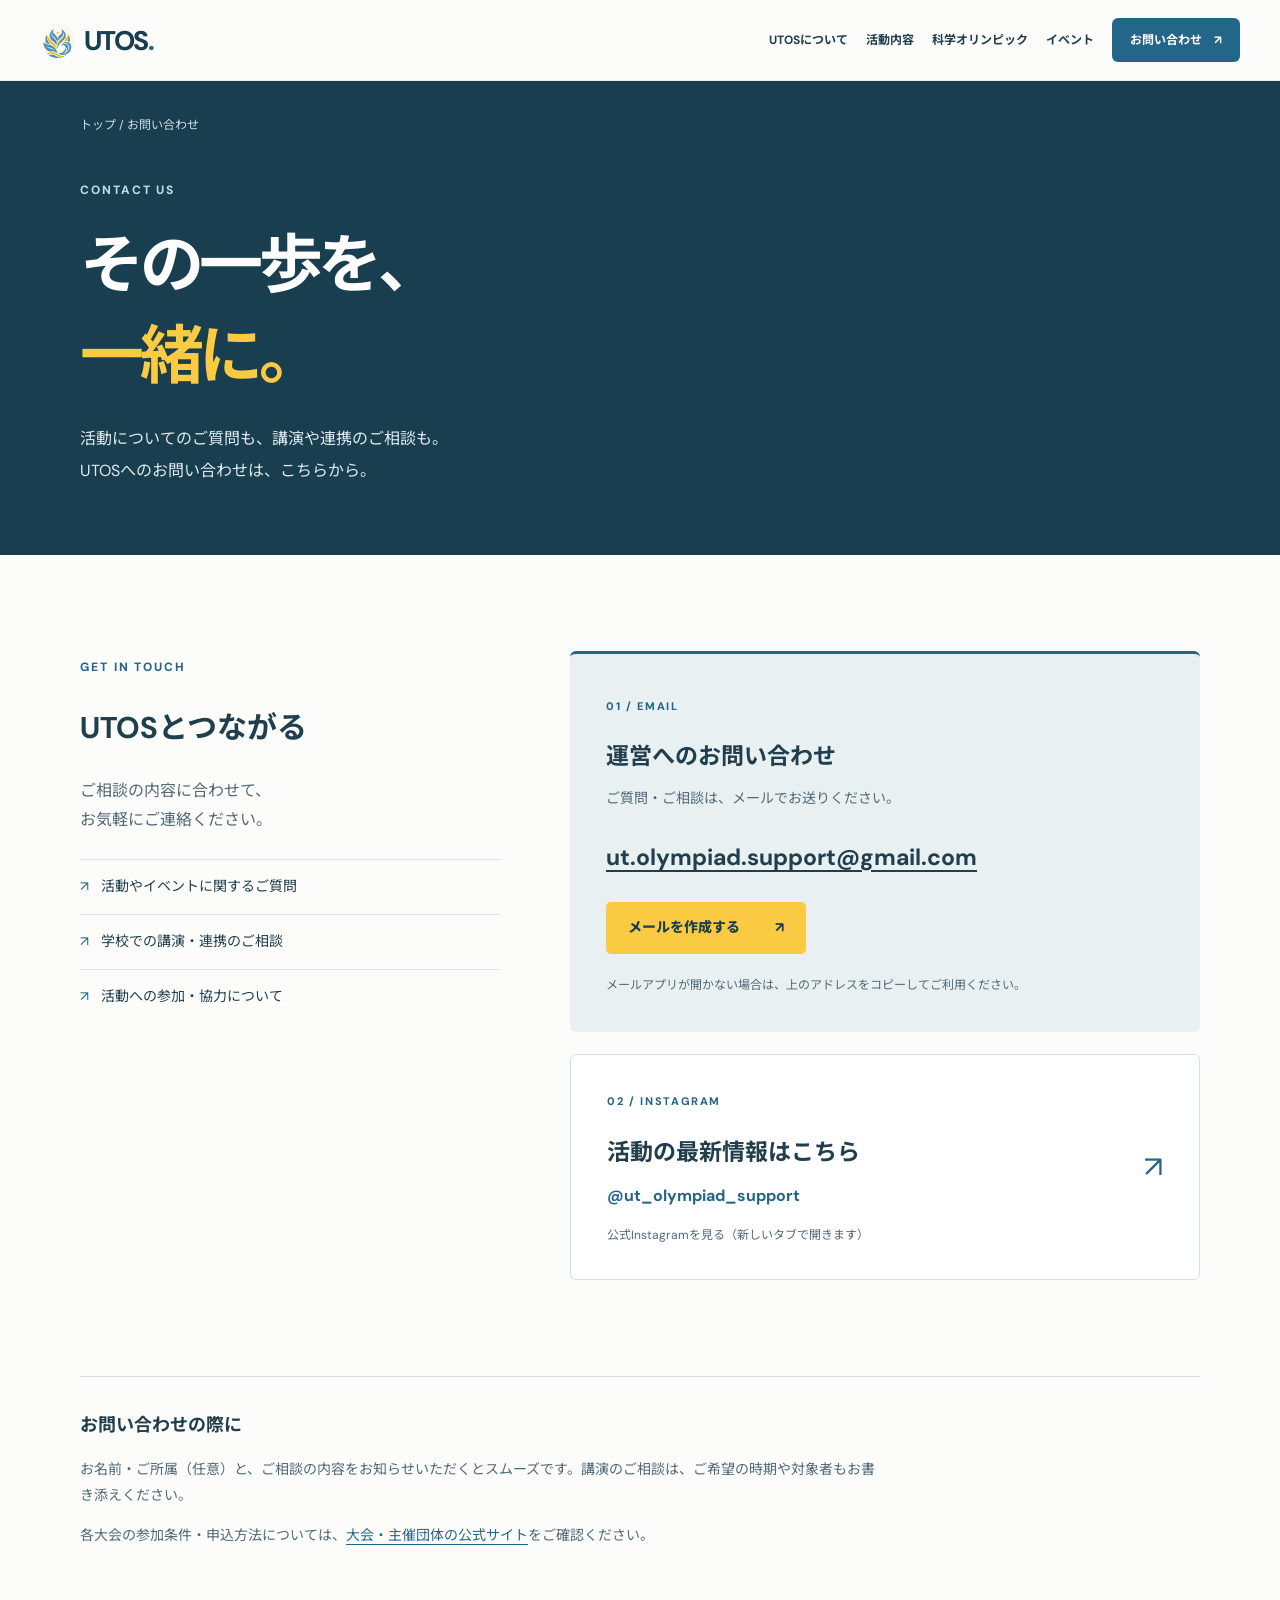
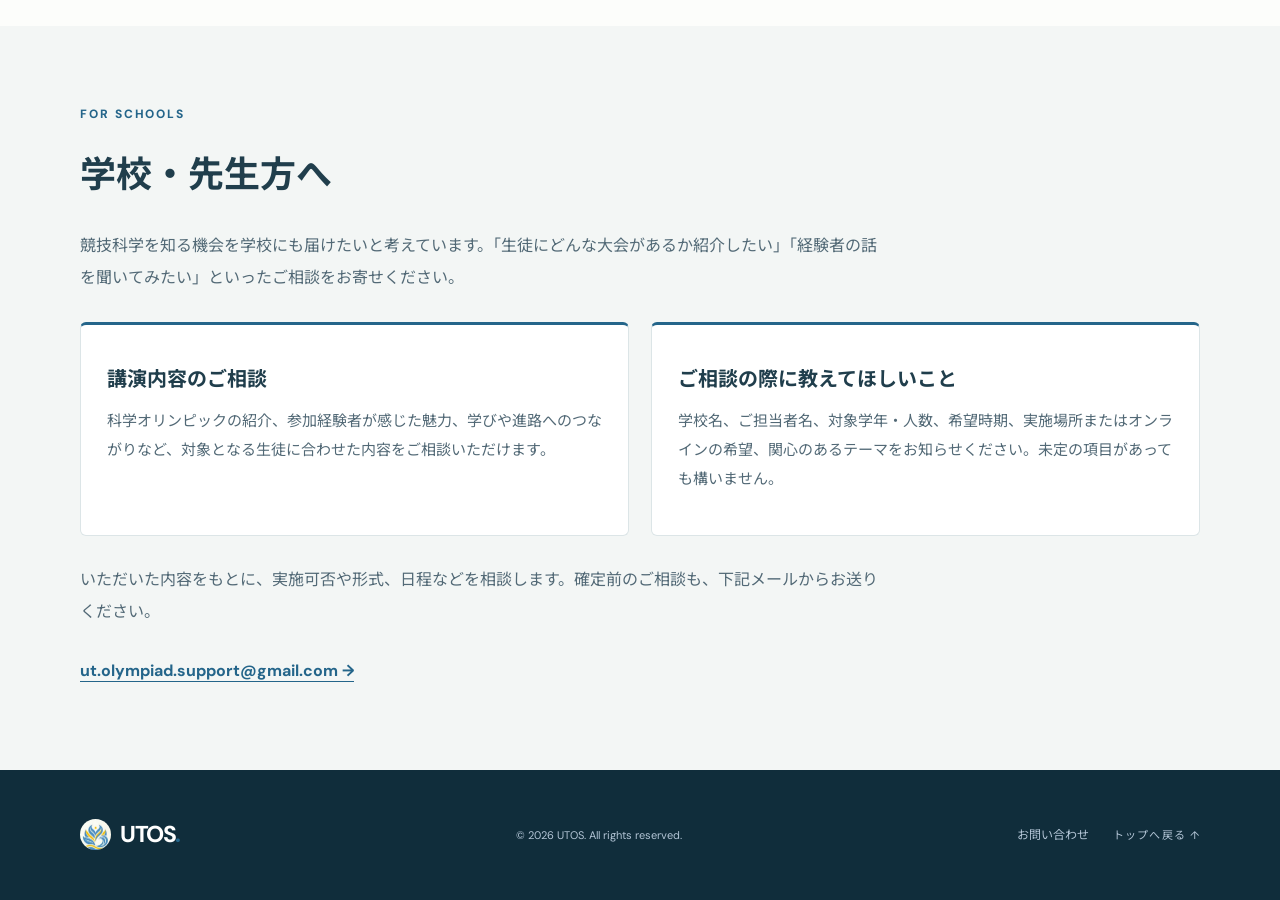
<file: contact.html>
<!doctype html>
<html lang="ja">
<head>
  <meta charset="utf-8">
  <meta name="viewport" content="width=device-width, initial-scale=1">
  <meta name="theme-color" content="#183e50">
  <title>お問い合わせ | UTOS</title>
  <meta name="description" content="UTOSへのお問い合わせはこちら。活動に関するご質問、講演・連携のご相談をメールで受け付けています。公式Instagramもご案内しています。">
  <link rel="stylesheet" href="./style.css">
  <link rel="icon" href="./favicon.svg" type="image/svg+xml">
  <link rel="canonical" href="https://ut-olympiad-supprot.github.io/utos/contact.html">
  <meta property="og:type" content="website">
  <meta property="og:locale" content="ja_JP">
  <meta property="og:title" content="お問い合わせ | UTOS">
  <meta property="og:description" content="活動に関するご質問や、講演・連携のご相談はこちら。">
  <meta property="og:url" content="https://ut-olympiad-supprot.github.io/utos/contact.html">
</head>
<body>
  <a class="skip-link" href="#main">本文へ移動</a>
  <header class="site-header">
    <div class="header-inner">
      <a class="brand" href="./index.html" aria-label="UTOS トップ"><img class="brand-logo" src="[data-uri]" alt="" width="35" height="35"><span>UTOS<span class="brand-dot">.</span></span></a>
      <nav aria-label="メインメニュー">
        <a href="./index.html#about">UTOSについて</a><a href="./index.html#activities">活動内容</a><a href="./index.html#olympiads">科学オリンピック</a><a href="./index.html#events">イベント</a><a class="nav-contact" aria-current="page" href="./contact.html">お問い合わせ <span aria-hidden="true">↗</span></a>
      </nav>
    </div>
  </header>
  <main id="main">
    <section class="contact-hero">
      <div class="container">
        <a class="breadcrumb" href="./index.html">トップ</a><span class="breadcrumb"> / お問い合わせ</span>
        <div class="contact-heading"><span class="eyebrow">CONTACT US</span><h1>その一歩を、<br><em>一緒に。</em></h1><p>活動についてのご質問も、講演や連携のご相談も。<br>UTOSへのお問い合わせは、こちらから。</p></div>
      </div>
    </section>
    <section class="section contact-section" aria-labelledby="contact-title">
      <div class="container contact-layout">
        <div class="contact-intro"><span class="section-index">GET IN TOUCH</span><h2 id="contact-title">UTOSとつながる</h2><p>ご相談の内容に合わせて、<br>お気軽にご連絡ください。</p><ul class="contact-topics"><li>活動やイベントに関するご質問</li><li>学校での講演・連携のご相談</li><li>活動への参加・協力について</li></ul></div>
        <div class="contact-methods">
          <article class="email-panel"><span class="contact-label">01 / EMAIL</span><h3>運営へのお問い合わせ</h3><p>ご質問・ご相談は、メールでお送りください。</p><a class="email-address" href="mailto:ut.olympiad.support@gmail.com">ut.olympiad.support@gmail.com</a><a class="button button-primary" href="mailto:ut.olympiad.support@gmail.com">メールを作成する <span aria-hidden="true">↗</span></a><p class="email-help">メールアプリが開かない場合は、上のアドレスをコピーしてご利用ください。</p></article>
          <a class="social-panel" href="https://www.instagram.com/ut_olympiad_support/" target="_blank" rel="noopener noreferrer"><div><span class="contact-label">02 / INSTAGRAM</span><h3>活動の最新情報はこちら</h3><p>@ut_olympiad_support</p><small>公式Instagramを見る（新しいタブで開きます）</small></div><span class="social-arrow" aria-hidden="true">↗</span></a>
        </div>
      </div>
    </section>
    <aside class="contact-note container"><h2>お問い合わせの際に</h2><p>お名前・ご所属（任意）と、ご相談の内容をお知らせいただくとスムーズです。講演のご相談は、ご希望の時期や対象者もお書き添えください。</p><p>各大会の参加条件・申込方法については、<a href="./index.html#olympiads">大会・主催団体の公式サイト</a>をご確認ください。</p></aside>
  <section class="guide-section guide-tint" id="schools"><div class="container"><span class="section-index">FOR SCHOOLS</span><h2>学校・先生方へ</h2><p class="guide-copy">競技科学を知る機会を学校にも届けたいと考えています。「生徒にどんな大会があるか紹介したい」「経験者の話を聞いてみたい」といったご相談をお寄せください。</p><div class="guide-grid guide-two"><article class="guide-card"><h3>講演内容のご相談</h3><p>科学オリンピックの紹介、参加経験者が感じた魅力、学びや進路へのつながりなど、対象となる生徒に合わせた内容をご相談いただけます。</p></article><article class="guide-card"><h3>ご相談の際に教えてほしいこと</h3><p>学校名、ご担当者名、対象学年・人数、希望時期、実施場所またはオンラインの希望、関心のあるテーマをお知らせください。未定の項目があっても構いません。</p></article></div><p class="guide-copy">いただいた内容をもとに、実施可否や形式、日程などを相談します。確定前のご相談も、下記メールからお送りください。</p><a class="voice-next" href="mailto:ut.olympiad.support@gmail.com">ut.olympiad.support@gmail.com →</a></div></section></main>
  <footer class="footer"><div class="container footer-inner"><a class="brand" href="./index.html"><img class="brand-logo" src="[data-uri]" alt="" width="35" height="35"> UTOS<span class="brand-dot">.</span></a><p>© 2026 UTOS. All rights reserved.</p><div class="footer-links"><a href="./contact.html">お問い合わせ</a><a href="./index.html">トップへ戻る ↑</a></div></div></footer>
</body>
</html>
</file>
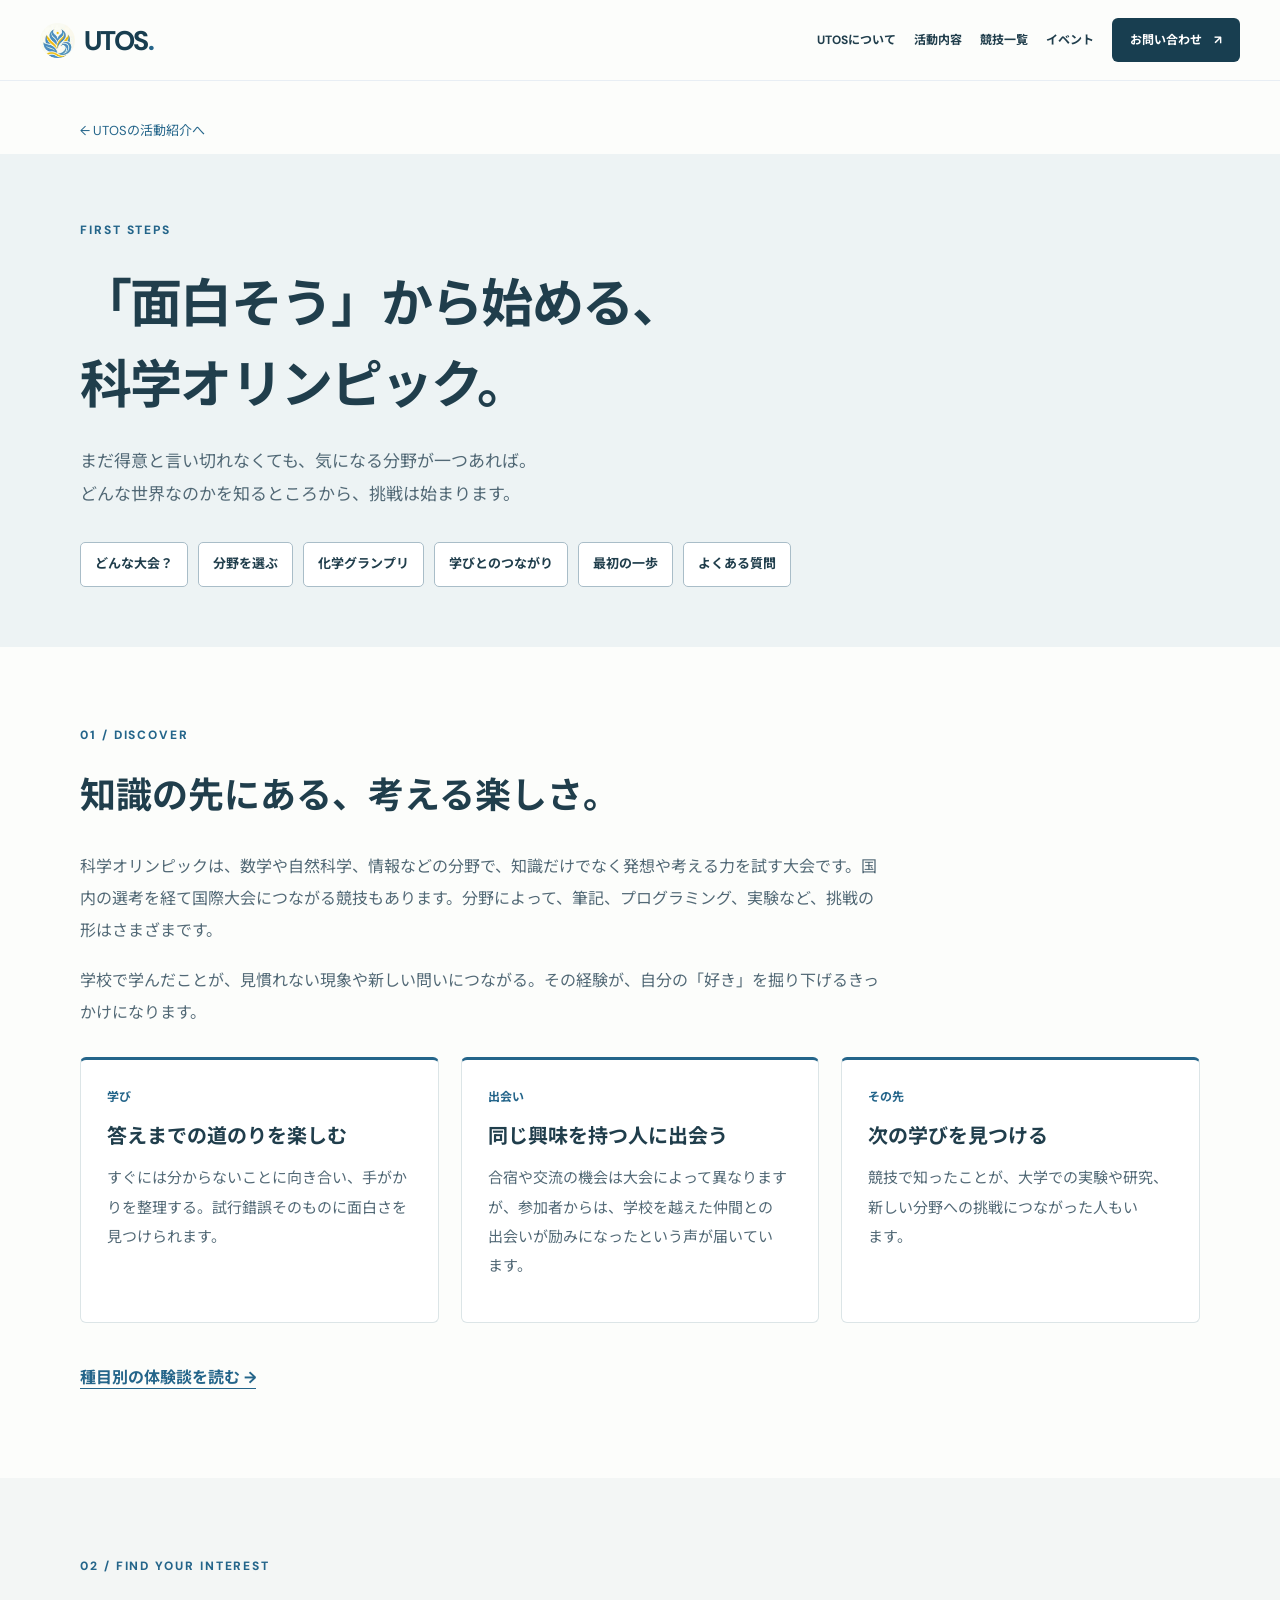
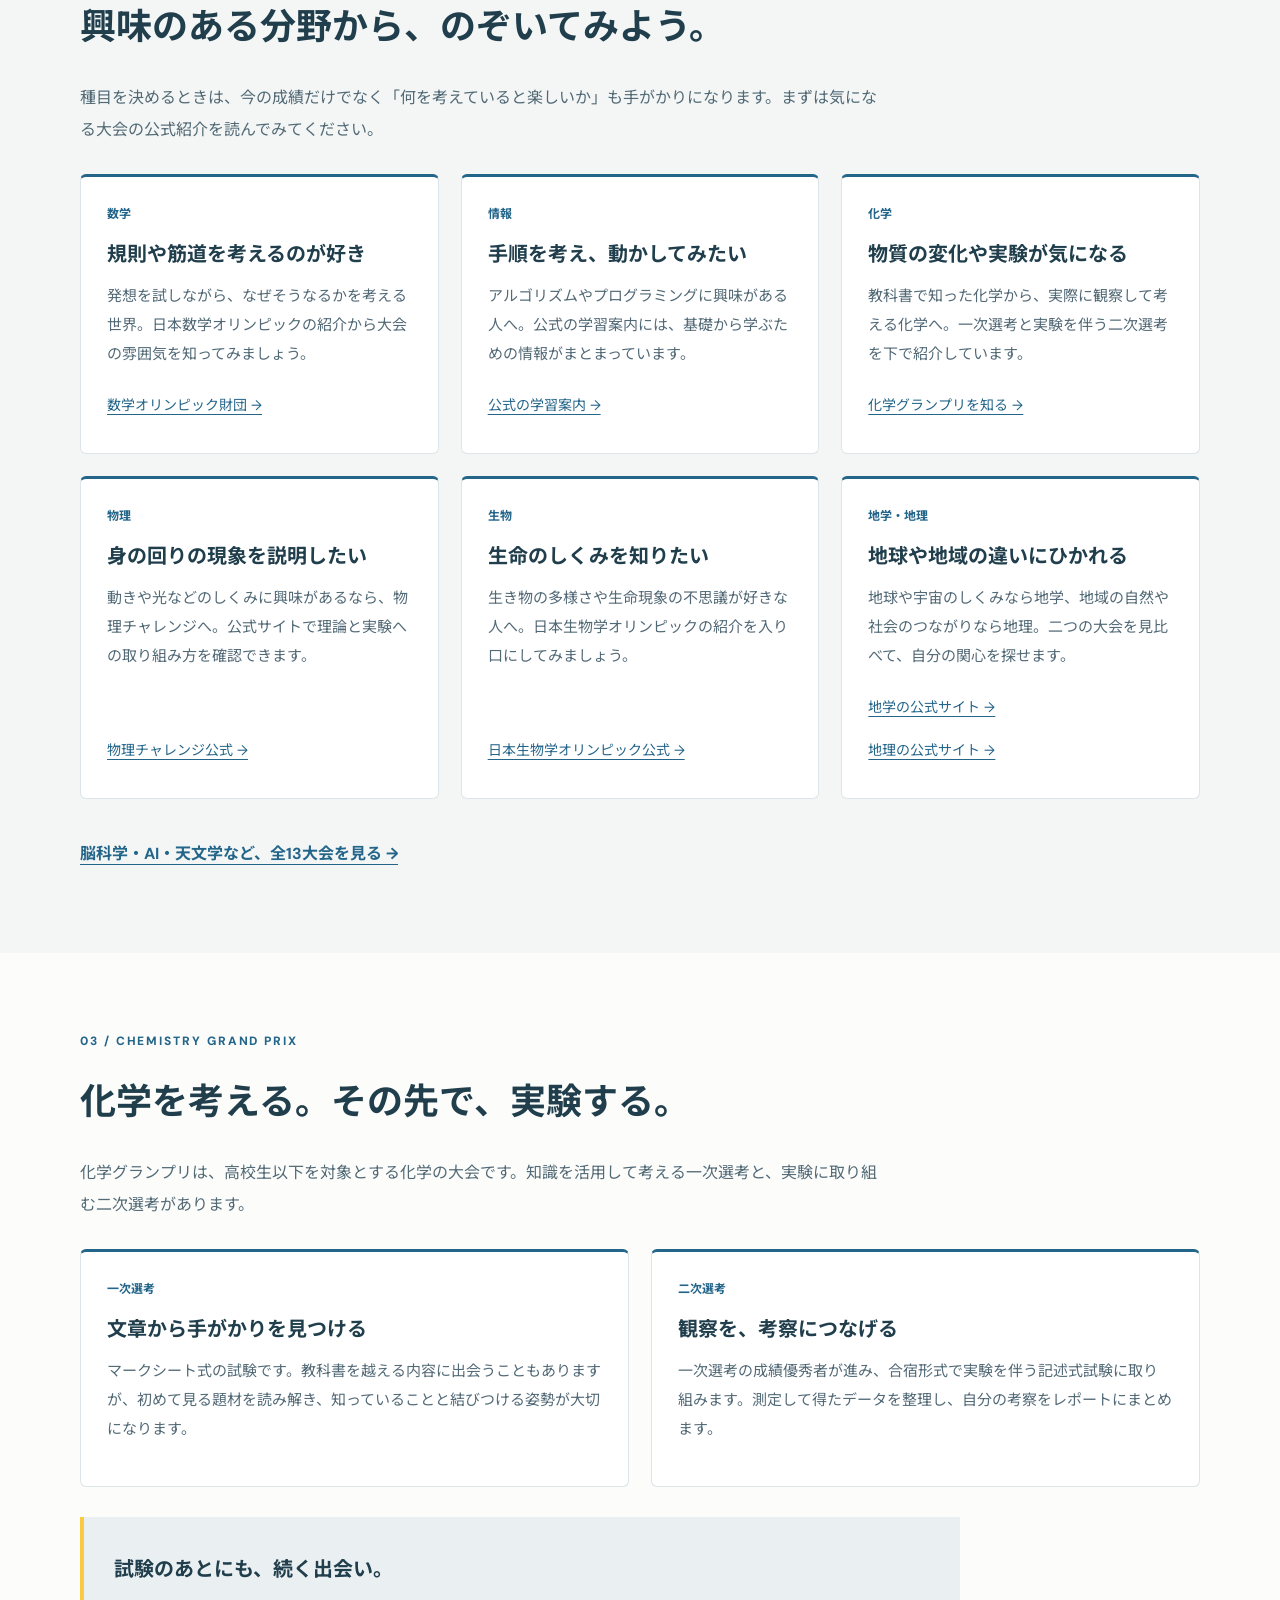
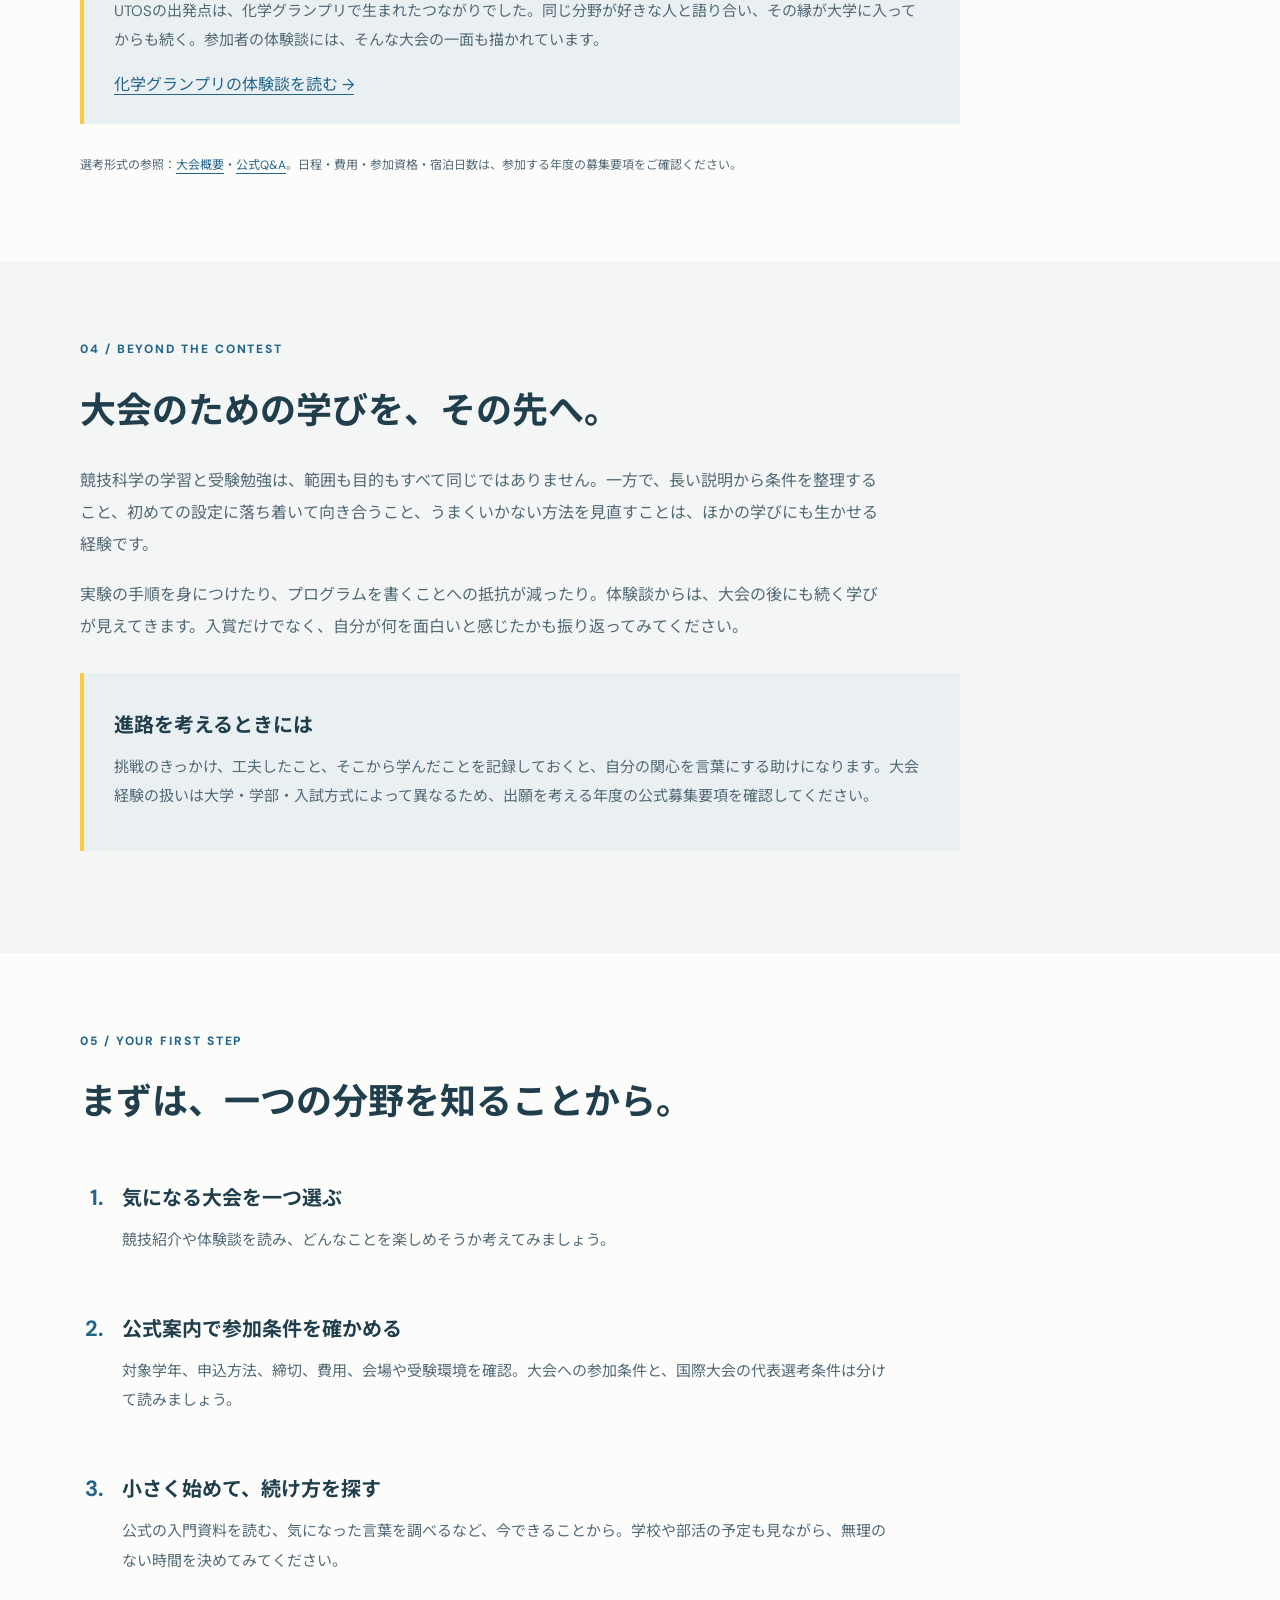
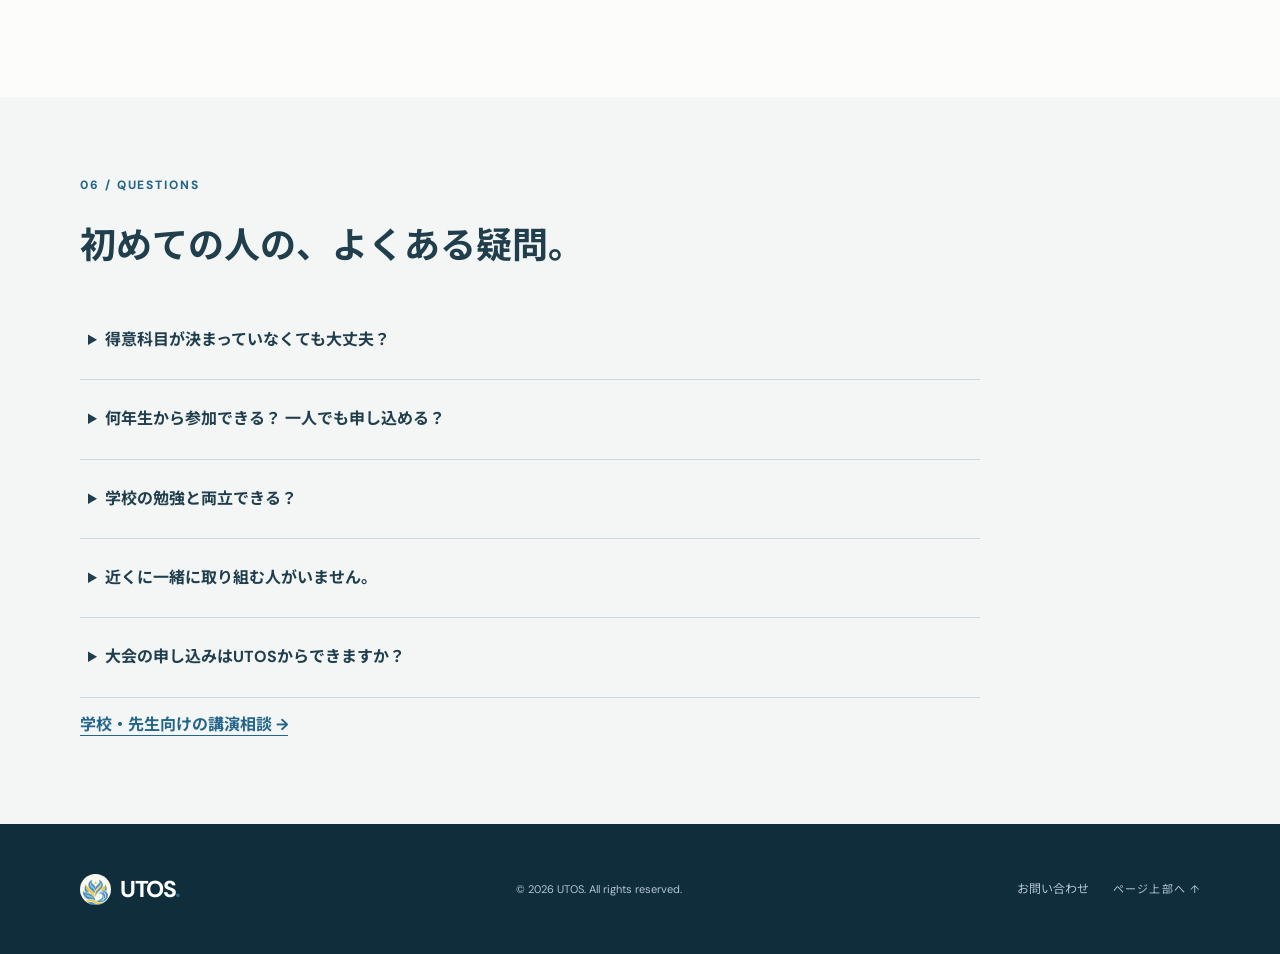
<file: guide.html>
<!doctype html><html lang="ja"><head><meta charset="utf-8"><meta name="viewport" content="width=device-width, initial-scale=1"><meta name="theme-color" content="#183e50"><title>初めての科学オリンピック | UTOS</title><meta name="description" content="科学オリンピックを初めて知った人へ。競技の魅力、興味に合う分野の探し方、化学グランプリの流れ、学びとのつながりやよくある疑問をUTOSが紹介します。"><link rel="canonical" href="https://ut-olympiad-supprot.github.io/utos/guide.html"><link rel="stylesheet" href="./style.css"><link rel="icon" href="./favicon.svg" type="image/svg+xml"></head><body><a class="skip-link" href="#main">本文へ移動</a><header class="site-header">
    <div class="header-inner">
      <a class="brand" href="./index.html#top" aria-label="UTOS トップ"><img class="brand-logo" src="[data-uri]" alt="" width="35" height="35"><span>UTOS<span class="brand-dot">.</span></span></a>
      <nav aria-label="メインメニュー">
        <a href="./index.html#about">UTOSについて</a><a href="./index.html#activities">活動内容</a><a href="./index.html#olympiads">競技一覧</a><a href="./index.html#events">イベント</a><a class="nav-contact" href="./contact.html">お問い合わせ <span aria-hidden="true">↗</span></a>
      </nav>
    </div>
  </header><main id="main" class="guide-page">
<div class="container stories-breadcrumb"><a href="./index.html#activities">← UTOSの活動紹介へ</a></div>
<section class="guide-hero"><div class="container"><span class="section-index">FIRST STEPS</span><h1>「面白そう」から始める、<br>科学オリンピック。</h1><p class="guide-lead">まだ得意と言い切れなくても、気になる分野が一つあれば。<br>どんな世界なのかを知るところから、挑戦は始まります。</p><nav class="guide-toc" aria-label="このページの目次"><a href="#discover">どんな大会？</a><a href="#fields">分野を選ぶ</a><a href="#chemistry">化学グランプリ</a><a href="#learning">学びとのつながり</a><a href="#start">最初の一歩</a><a href="#faq">よくある質問</a></nav></div></section>
<section class="guide-section" id="discover"><div class="container"><span class="section-index">01 / DISCOVER</span><h2>知識の先にある、考える楽しさ。</h2><div class="guide-copy"><p>科学オリンピックは、数学や自然科学、情報などの分野で、知識だけでなく発想や考える力を試す大会です。国内の選考を経て国際大会につながる競技もあります。分野によって、筆記、プログラミング、実験など、挑戦の形はさまざまです。</p><p>学校で学んだことが、見慣れない現象や新しい問いにつながる。その経験が、自分の「好き」を掘り下げるきっかけになります。</p></div><div class="guide-grid"><article class="guide-card"><span class="guide-label">学び</span><h3>答えまでの道のりを楽しむ</h3><p>すぐには分からないことに向き合い、手がかりを整理する。試行錯誤そのものに面白さを見つけられます。</p></article><article class="guide-card"><span class="guide-label">出会い</span><h3>同じ興味を持つ人に出会う</h3><p>合宿や交流の機会は大会によって異なりますが、参加者からは、学校を越えた仲間との出会いが励みになったという声が届いています。</p></article><article class="guide-card"><span class="guide-label">その先</span><h3>次の学びを見つける</h3><p>競技で知ったことが、大学での実験や研究、新しい分野への挑戦につながった人もいます。</p></article></div><a class="voice-next" href="./stories.html">種目別の体験談を読む →</a></div></section>
<section class="guide-section guide-tint" id="fields"><div class="container"><span class="section-index">02 / FIND YOUR INTEREST</span><h2>興味のある分野から、のぞいてみよう。</h2><p class="guide-copy">種目を決めるときは、今の成績だけでなく「何を考えていると楽しいか」も手がかりになります。まずは気になる大会の公式紹介を読んでみてください。</p><div class="guide-grid guide-fields">
<article class="guide-card"><span class="guide-label">数学</span><h3>規則や筋道を考えるのが好き</h3><p>発想を試しながら、なぜそうなるかを考える世界。日本数学オリンピックの紹介から大会の雰囲気を知ってみましょう。</p><a href="https://www.imojp.org/">数学オリンピック財団 →</a></article>
<article class="guide-card"><span class="guide-label">情報</span><h3>手順を考え、動かしてみたい</h3><p>アルゴリズムやプログラミングに興味がある人へ。公式の学習案内には、基礎から学ぶための情報がまとまっています。</p><a href="https://www.ioi-jp.org/howtolearn">公式の学習案内 →</a></article>
<article class="guide-card"><span class="guide-label">化学</span><h3>物質の変化や実験が気になる</h3><p>教科書で知った化学から、実際に観察して考える化学へ。一次選考と実験を伴う二次選考を下で紹介しています。</p><a href="#chemistry">化学グランプリを知る →</a></article>
<article class="guide-card"><span class="guide-label">物理</span><h3>身の回りの現象を説明したい</h3><p>動きや光などのしくみに興味があるなら、物理チャレンジへ。公式サイトで理論と実験への取り組み方を確認できます。</p><a href="https://www.jpho.jp/challenge/">物理チャレンジ公式 →</a></article>
<article class="guide-card"><span class="guide-label">生物</span><h3>生命のしくみを知りたい</h3><p>生き物の多様さや生命現象の不思議が好きな人へ。日本生物学オリンピックの紹介を入り口にしてみましょう。</p><a href="https://www.jbo-info.jp/jbo/index.html">日本生物学オリンピック公式 →</a></article>
<article class="guide-card"><span class="guide-label">地学・地理</span><h3>地球や地域の違いにひかれる</h3><p>地球や宇宙のしくみなら地学、地域の自然や社会のつながりなら地理。二つの大会を見比べて、自分の関心を探せます。</p><a href="https://jeso.jp/index.html">地学の公式サイト →</a><a href="https://japan-igeo.com/">地理の公式サイト →</a></article>
</div><a class="voice-next" href="./index.html#olympiads">脳科学・AI・天文学など、全13大会を見る →</a></div></section>
<section class="guide-section" id="chemistry"><div class="container"><span class="section-index">03 / CHEMISTRY GRAND PRIX</span><h2>化学を考える。その先で、実験する。</h2><p class="guide-copy">化学グランプリは、高校生以下を対象とする化学の大会です。知識を活用して考える一次選考と、実験に取り組む二次選考があります。</p><div class="guide-grid guide-two"><article class="guide-card"><span class="guide-label">一次選考</span><h3>文章から手がかりを見つける</h3><p>マークシート式の試験です。教科書を越える内容に出会うこともありますが、初めて見る題材を読み解き、知っていることと結びつける姿勢が大切になります。</p></article><article class="guide-card"><span class="guide-label">二次選考</span><h3>観察を、考察につなげる</h3><p>一次選考の成績優秀者が進み、合宿形式で実験を伴う記述式試験に取り組みます。測定して得たデータを整理し、自分の考察をレポートにまとめます。</p></article></div><div class="guide-callout"><h3>試験のあとにも、続く出会い。</h3><p>UTOSの出発点は、化学グランプリで生まれたつながりでした。同じ分野が好きな人と語り合い、その縁が大学に入ってからも続く。参加者の体験談には、そんな大会の一面も描かれています。</p><a href="./stories.html?category=化学グランプリ">化学グランプリの体験談を読む →</a></div><p class="guide-source">選考形式の参照：<a href="https://www.chemistry-grand-prix.jp/about/">大会概要</a>・<a href="https://www.chemistry-grand-prix.jp/qanda/">公式Q&amp;A</a>。日程・費用・参加資格・宿泊日数は、参加する年度の募集要項をご確認ください。</p></div></section>
<section class="guide-section guide-tint" id="learning"><div class="container"><span class="section-index">04 / BEYOND THE CONTEST</span><h2>大会のための学びを、その先へ。</h2><div class="guide-copy"><p>競技科学の学習と受験勉強は、範囲も目的もすべて同じではありません。一方で、長い説明から条件を整理すること、初めての設定に落ち着いて向き合うこと、うまくいかない方法を見直すことは、ほかの学びにも生かせる経験です。</p><p>実験の手順を身につけたり、プログラムを書くことへの抵抗が減ったり。体験談からは、大会の後にも続く学びが見えてきます。入賞だけでなく、自分が何を面白いと感じたかも振り返ってみてください。</p></div><div class="guide-callout"><h3>進路を考えるときには</h3><p>挑戦のきっかけ、工夫したこと、そこから学んだことを記録しておくと、自分の関心を言葉にする助けになります。大会経験の扱いは大学・学部・入試方式によって異なるため、出願を考える年度の公式募集要項を確認してください。</p></div></div></section>
<section class="guide-section" id="start"><div class="container"><span class="section-index">05 / YOUR FIRST STEP</span><h2>まずは、一つの分野を知ることから。</h2><ol class="guide-steps"><li><h3>気になる大会を一つ選ぶ</h3><p>競技紹介や体験談を読み、どんなことを楽しめそうか考えてみましょう。</p></li><li><h3>公式案内で参加条件を確かめる</h3><p>対象学年、申込方法、締切、費用、会場や受験環境を確認。大会への参加条件と、国際大会の代表選考条件は分けて読みましょう。</p></li><li><h3>小さく始めて、続け方を探す</h3><p>公式の入門資料を読む、気になった言葉を調べるなど、今できることから。学校や部活の予定も見ながら、無理のない時間を決めてみてください。</p></li></ol></div></section>
<section class="guide-section guide-tint" id="faq"><div class="container"><span class="section-index">06 / QUESTIONS</span><h2>初めての人の、よくある疑問。</h2><div class="guide-faq">
<details><summary>得意科目が決まっていなくても大丈夫？</summary><p>まず大会を知るところから始められます。一つに絞れなくても、紹介や体験談を読み比べてみてください。実際に申し込むときは、各大会の参加条件を確認しましょう。</p></details>
<details><summary>何年生から参加できる？ 一人でも申し込める？</summary><p>年齢・学年や個人／学校単位の申込方法は大会によって異なります。国際大会への出場には別の条件がある場合もあります。希望する大会の、その年度の募集要項をご確認ください。</p></details>
<details><summary>学校の勉強と両立できる？</summary><p>取り組める時間や目標は人それぞれです。まずは短い時間で続けられることを選び、定期試験や部活動の予定と合わせて調整してみてください。すべての範囲を一度に学ぶ必要はありません。</p></details>
<details><summary>近くに一緒に取り組む人がいません。</summary><p>体験談には、身近に仲間がいなくても、合宿や対面イベントで交流が生まれた例があります。大会の公式サイトに講座や交流の案内がないか探してみるのも一つの方法です。</p></details>
<details><summary>大会の申し込みはUTOSからできますか？</summary><p>UTOSは各大会の主催団体ではありません。申し込みや参加資格については大会の公式サイトをご利用ください。UTOSの活動や学校での講演については、お問い合わせページからご連絡いただけます。</p></details>
</div><a class="voice-next" href="./contact.html#schools">学校・先生向けの講演相談 →</a></div></section>
</main><footer class="footer"><div class="container footer-inner"><a class="brand" href="./index.html#top"><img class="brand-logo" src="[data-uri]" alt="" width="35" height="35"> UTOS<span class="brand-dot">.</span></a><p>© 2026 UTOS. All rights reserved.</p><div class="footer-links"><a href="./contact.html">お問い合わせ</a><a href="./index.html#top">ページ上部へ ↑</a></div></div></footer></body></html>
</file>
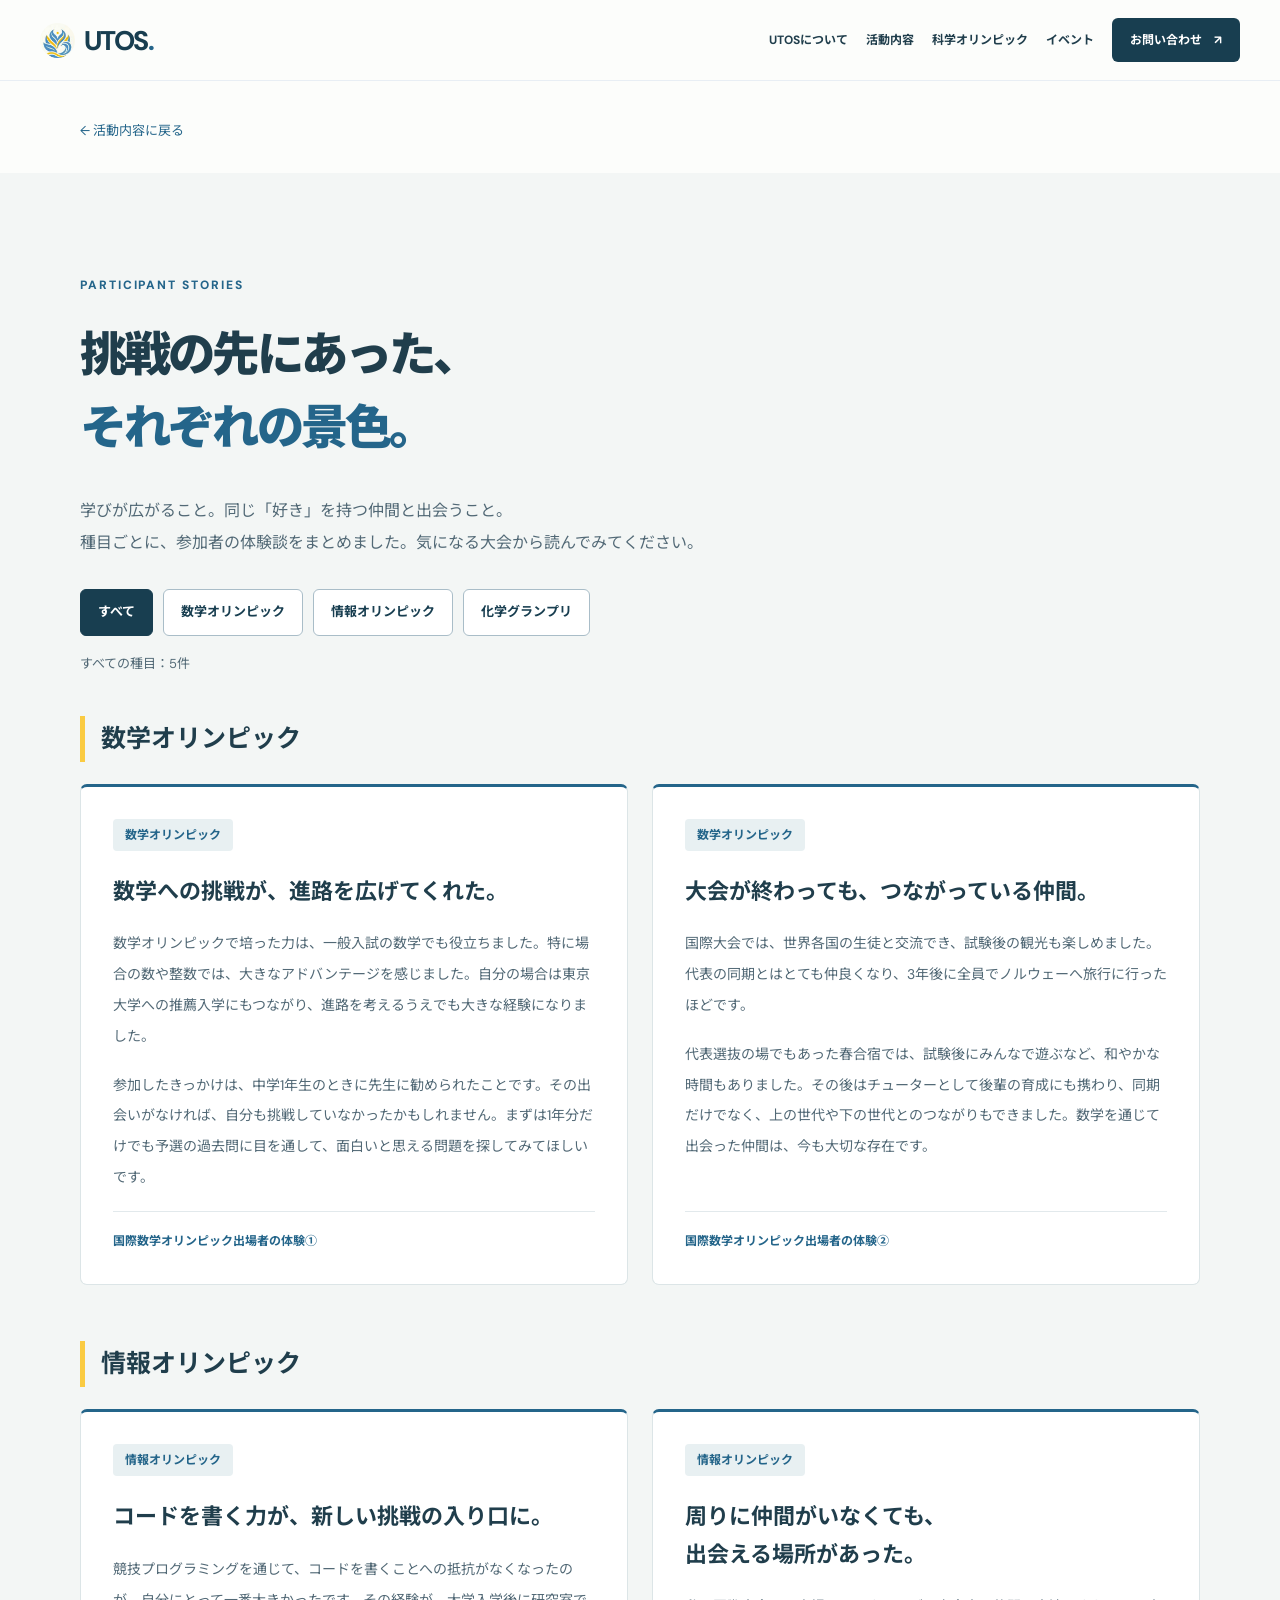
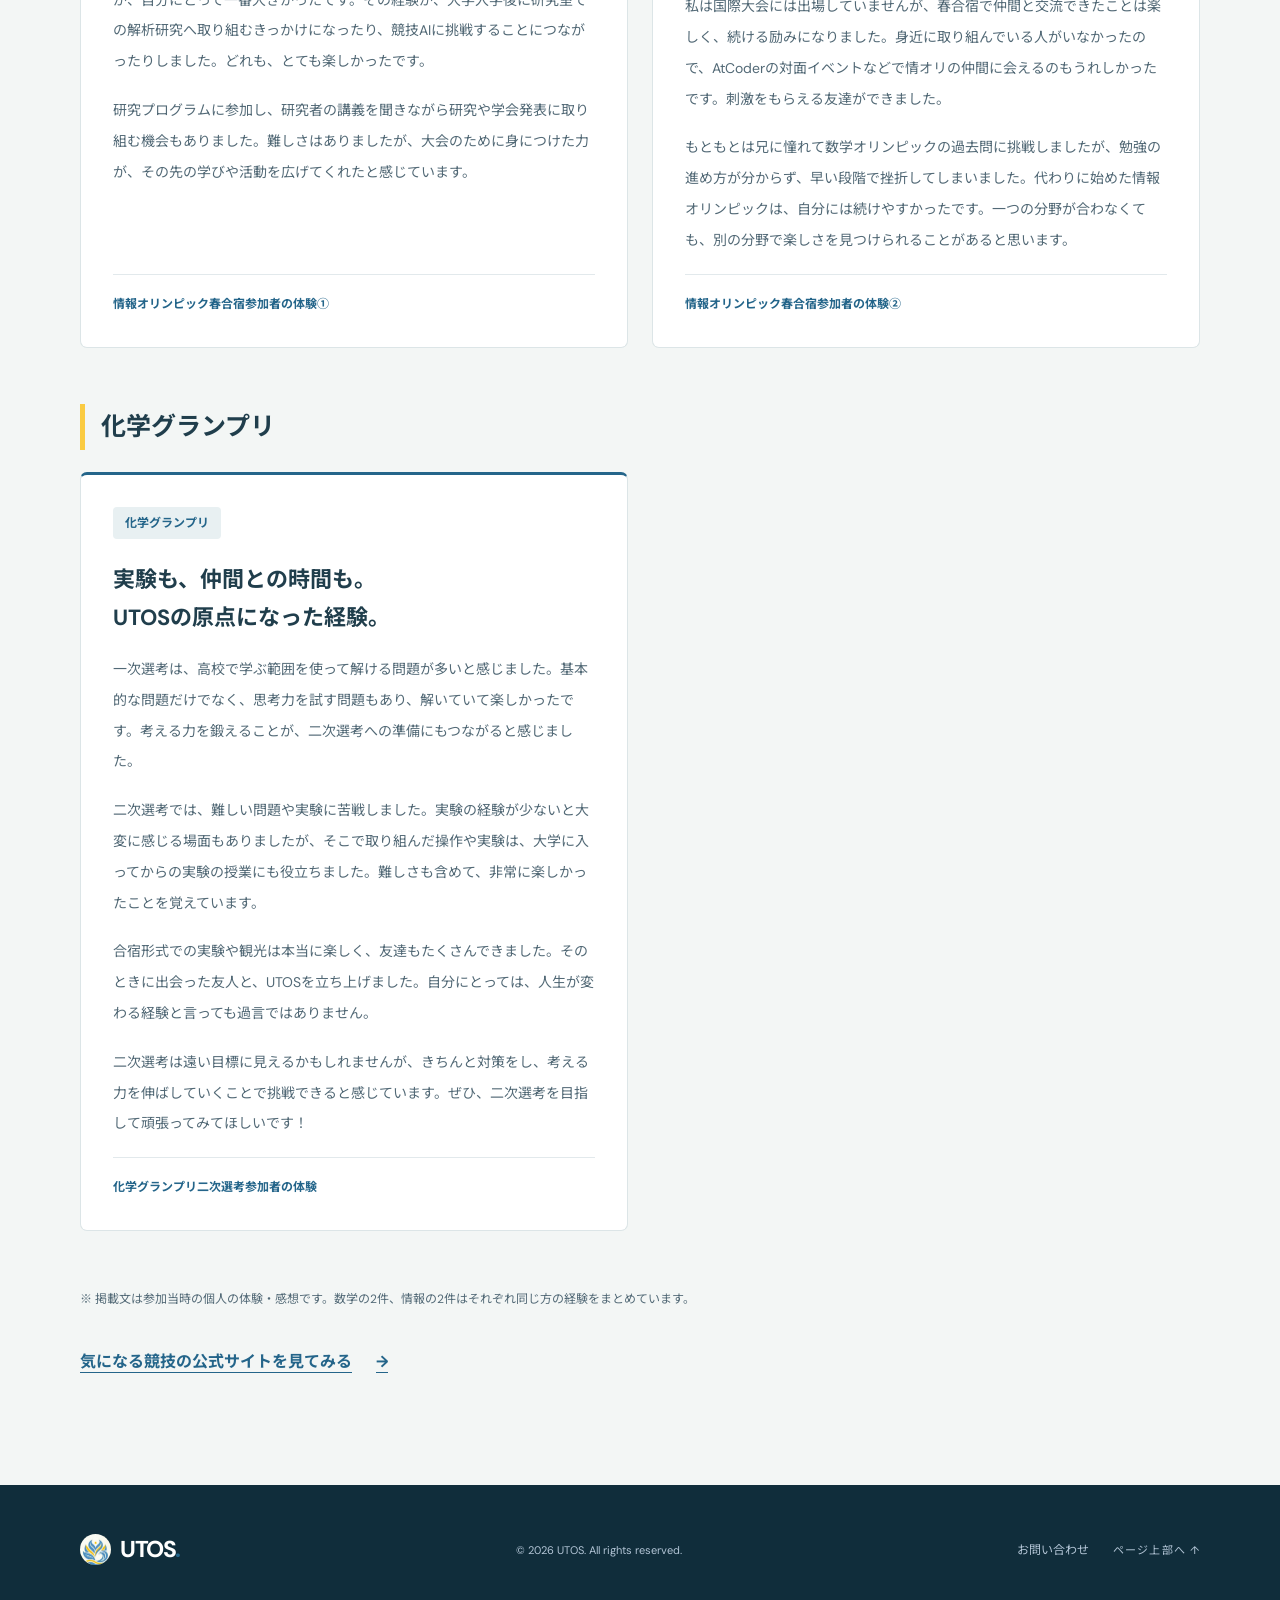
<file: stories.html>
<!doctype html>
<html lang="ja">
<head>
  <meta charset="utf-8">
  <meta name="viewport" content="width=device-width, initial-scale=1">
  <meta name="theme-color" content="#183e50">
  <meta name="description" content="種目別に読める科学オリンピックの体験談。参加経験者が語る学びと仲間との出会いをご紹介します。">
  <title>参加者の体験談 | UTOS</title>
  <link rel="stylesheet" href="./style.css">
  <link rel="icon" href="./favicon.svg" type="image/svg+xml">
  <link rel="canonical" href="https://ut-olympiad-supprot.github.io/utos/stories.html">
  <meta property="og:type" content="website">
  <meta property="og:locale" content="ja_JP">
  <meta property="og:title" content="参加者の体験談 | UTOS">
  <meta property="og:description" content="科学に挑戦するきっかけを、もっと多くの人へ。UTOSの活動や科学オリンピックをご紹介します。">
  <meta property="og:url" content="https://ut-olympiad-supprot.github.io/utos/stories.html">
</head>
<body><a class="skip-link" href="#main">本文へ移動</a>  <header class="site-header">
    <div class="header-inner">
      <a class="brand" href="./index.html#top" aria-label="UTOS トップ"><img class="brand-logo" src="[data-uri]" alt="" width="35" height="35"><span>UTOS<span class="brand-dot">.</span></span></a>
      <nav aria-label="メインメニュー">
        <a href="./index.html#about">UTOSについて</a><a href="./index.html#activities">活動内容</a><a href="./index.html#olympiads">科学オリンピック</a><a href="./index.html#events">イベント</a><a class="nav-contact" href="./contact.html">お問い合わせ <span aria-hidden="true">↗</span></a>
      </nav>
    </div>
  </header>
<main id="main"><div class="container stories-breadcrumb"><a href="./index.html#activities">← 活動内容に戻る</a></div><section class="section voices" id="voices" aria-labelledby="voices-title"><div class="container"><div class="section-heading"><span class="section-index">PARTICIPANT STORIES</span><h2 id="voices-title">挑戦の先にあった、<br><span>それぞれの景色。</span></h2><p class="voices-intro">学びが広がること。同じ「好き」を持つ仲間と出会うこと。<br>種目ごとに、参加者の体験談をまとめました。気になる大会から読んでみてください。</p></div><div class="story-filters" id="story-filters" role="group" aria-label="種目で絞り込み" hidden></div><p class="story-count" id="story-count" role="status" aria-live="polite"></p><div id="stories-list"><section class="story-group"><h3>数学オリンピック</h3><div class="stories-cards"><article class="voice-card" id="voice-1"><div class="voice-meta"><span class="voice-tag">数学オリンピック</span><span class="voice-number">VOICE 01</span></div><h4>数学への挑戦が、進路を広げてくれた。</h4><div class="voice-body"><p>数学オリンピックで培った力は、一般入試の数学でも役立ちました。特に場合の数や整数では、大きなアドバンテージを感じました。自分の場合は東京大学への推薦入学にもつながり、進路を考えるうえでも大きな経験になりました。</p><p>参加したきっかけは、中学1年生のときに先生に勧められたことです。その出会いがなければ、自分も挑戦していなかったかもしれません。まずは1年分だけでも予選の過去問に目を通して、面白いと思える問題を探してみてほしいです。</p></div><p class="voice-attribution">国際数学オリンピック出場者の体験①</p></article><article class="voice-card" id="voice-2"><div class="voice-meta"><span class="voice-tag">数学オリンピック</span><span class="voice-number">VOICE 02</span></div><h4>大会が終わっても、つながっている仲間。</h4><div class="voice-body"><p>国際大会では、世界各国の生徒と交流でき、試験後の観光も楽しめました。代表の同期とはとても仲良くなり、3年後に全員でノルウェーへ旅行に行ったほどです。</p><p>代表選抜の場でもあった春合宿では、試験後にみんなで遊ぶなど、和やかな時間もありました。その後はチューターとして後輩の育成にも携わり、同期だけでなく、上の世代や下の世代とのつながりもできました。数学を通じて出会った仲間は、今も大切な存在です。</p></div><p class="voice-attribution">国際数学オリンピック出場者の体験②</p></article></div></section><section class="story-group"><h3>情報オリンピック</h3><div class="stories-cards"><article class="voice-card" id="voice-3"><div class="voice-meta"><span class="voice-tag">情報オリンピック</span><span class="voice-number">VOICE 03</span></div><h4>コードを書く力が、新しい挑戦の入り口に。</h4><div class="voice-body"><p>競技プログラミングを通じて、コードを書くことへの抵抗がなくなったのが、自分にとって一番大きかったです。その経験が、大学入学後に研究室での解析研究へ取り組むきっかけになったり、競技AIに挑戦することにつながったりしました。どれも、とても楽しかったです。</p><p>研究プログラムに参加し、研究者の講義を聞きながら研究や学会発表に取り組む機会もありました。難しさはありましたが、大会のために身につけた力が、その先の学びや活動を広げてくれたと感じています。</p></div><p class="voice-attribution">情報オリンピック春合宿参加者の体験①</p></article><article class="voice-card" id="voice-4"><div class="voice-meta"><span class="voice-tag">情報オリンピック</span><span class="voice-number">VOICE 04</span></div><h4>周りに仲間がいなくても、出会える場所があった。</h4><div class="voice-body"><p>私は国際大会には出場していませんが、春合宿で仲間と交流できたことは楽しく、続ける励みになりました。身近に取り組んでいる人がいなかったので、AtCoderの対面イベントなどで情オリの仲間に会えるのもうれしかったです。刺激をもらえる友達ができました。</p><p>もともとは兄に憧れて数学オリンピックの過去問に挑戦しましたが、勉強の進め方が分からず、早い段階で挫折してしまいました。代わりに始めた情報オリンピックは、自分には続けやすかったです。一つの分野が合わなくても、別の分野で楽しさを見つけられることがあると思います。</p></div><p class="voice-attribution">情報オリンピック春合宿参加者の体験②</p></article></div></section><section class="story-group"><h3>化学グランプリ</h3><div class="stories-cards"><article class="voice-card" id="voice-5"><div class="voice-meta"><span class="voice-tag">化学グランプリ</span><span class="voice-number">VOICE 05</span></div><h4>実験も、仲間との時間も。UTOSの原点になった経験。</h4><div class="voice-body"><p>一次選考は、高校で学ぶ範囲を使って解ける問題が多いと感じました。基本的な問題だけでなく、思考力を試す問題もあり、解いていて楽しかったです。考える力を鍛えることが、二次選考への準備にもつながると感じました。</p><p>二次選考では、難しい問題や実験に苦戦しました。実験の経験が少ないと大変に感じる場面もありましたが、そこで取り組んだ操作や実験は、大学に入ってからの実験の授業にも役立ちました。難しさも含めて、非常に楽しかったことを覚えています。</p><p>合宿形式での実験や観光は本当に楽しく、友達もたくさんできました。そのときに出会った友人と、UTOSを立ち上げました。自分にとっては、人生が変わる経験と言っても過言ではありません。</p><p>二次選考は遠い目標に見えるかもしれませんが、きちんと対策をし、考える力を伸ばしていくことで挑戦できると感じています。ぜひ、二次選考を目指して頑張ってみてほしいです！</p></div><p class="voice-attribution">化学グランプリ二次選考参加者の体験</p></article></div></section></div><p class="voices-note">※ 掲載文は参加当時の個人の体験・感想です。数学の2件、情報の2件はそれぞれ同じ方の経験をまとめています。</p><a class="voice-next" href="./index.html#olympiads">気になる競技の公式サイトを見てみる <span aria-hidden="true">→</span></a></div></section></main>  <footer class="footer"><div class="container footer-inner"><a class="brand" href="./index.html#top"><img class="brand-logo" src="[data-uri]" alt="" width="35" height="35"> UTOS<span class="brand-dot">.</span></a><p>© 2026 UTOS. All rights reserved.</p><div class="footer-links"><a href="./contact.html">お問い合わせ</a><a href="./index.html#top">ページ上部へ ↑</a></div></div></footer>
<script src="./stories.js" defer></script></body></html>
</file>
<file: style.css>
@import url('https://fonts.googleapis.com/css2?family=DM+Sans:wght@400;500;600;700;800&family=Noto+Sans+JP:wght@400;500;600;700;800;900&display=swap');
:root{--navy:#0b1d35;--ink:#172a40;--blue:#3175c5;--sky:#dff2ff;--yellow:#f8c94e;--muted:#5f7185;--paper:#f7f9fc}
*{box-sizing:border-box}html{scroll-behavior:smooth;scroll-padding-top:80px}body{margin:0;color:var(--ink);font-family:"DM Sans","Noto Sans JP",sans-serif;line-height:1.85}a{color:inherit;text-decoration:none}a:focus-visible{outline:3px solid #e2aa00;outline-offset:4px}.container{width:min(1120px,calc(100% - 48px));margin:auto}.narrow{max-width:830px}.skip-link{position:absolute;top:-100px;left:16px;background:white;padding:10px;z-index:50}.skip-link:focus{top:12px}.site-header{height:76px;background:rgba(255,255,255,.96);position:sticky;top:0;z-index:20;border-bottom:1px solid #e8eef4;backdrop-filter:blur(12px)}.header-inner{width:min(1200px,calc(100% - 48px));height:100%;margin:auto;display:flex;justify-content:space-between;align-items:center}.brand{display:inline-flex;align-items:center;font-weight:800;letter-spacing:-.06em;font-size:27px;color:var(--navy);line-height:1}.brand-symbol{display:inline-grid;place-items:center;margin-right:9px;background:var(--yellow);height:30px;width:30px;border-radius:9px;font-size:19px}.brand-dot{color:var(--blue)}nav{display:flex;gap:32px}nav a{font-size:13px;font-weight:700;transition:color .2s}nav a:hover{color:var(--blue)}
.hero{background:var(--navy);color:white;position:relative;overflow:hidden}.hero-glow{position:absolute;width:750px;height:750px;right:-250px;top:-280px;border-radius:50%;background:radial-gradient(circle,#2469a76b,transparent 65%)}.hero-grid{display:grid;grid-template-columns:1.15fr .85fr;align-items:center;min-height:630px;position:relative}.hero-copy{z-index:2;padding:65px 0}.eyebrow,.section-index{font-size:12px;font-weight:800;letter-spacing:.16em}.eyebrow{color:#94c4ee;display:flex;align-items:center;gap:12px}.eyebrow-line{width:27px;height:2px;background:var(--yellow)}h1,h2,h3,p{margin-top:0}h1{font-size:clamp(48px,5.8vw,84px);letter-spacing:-.07em;line-height:1.42;margin:30px 0}h1 em,.closing em{font-style:normal;color:var(--yellow)}.hero-lead{font-size:17px;color:#c6d5e4;line-height:2.2}.hero-actions{display:flex;gap:14px;margin-top:36px;flex-wrap:wrap}.button{display:inline-flex;align-items:center;justify-content:space-between;gap:35px;padding:13px 22px;border-radius:7px;font-size:13px;font-weight:800;transition:transform .2s}.button:hover{transform:translateY(-3px)}.button-primary{background:var(--yellow);color:var(--navy)}.button-outline{border:1px solid #70849b;color:white}.hero-art{position:relative;height:460px;display:grid;place-items:center}.orbit{position:absolute;width:350px;height:350px;border:1px solid #5c9bc45c;border-radius:50%}.orbit-one{transform:rotate(35deg) scaleY(.45)}.orbit-two{transform:rotate(-35deg) scaleY(.45)}.orbit-three{transform:rotate(90deg) scaleY(.45)}.atom-center{font-weight:800;font-size:96px;letter-spacing:-.08em;text-shadow:0 0 70px #61a6df;color:#fff}.orbit-point{position:absolute;width:15px;height:15px;border-radius:50%;background:var(--yellow);box-shadow:0 0 20px #f8c94e99}.point-one{top:122px;left:72px}.point-two{right:73px;top:130px;background:#8de7fe}.point-three{bottom:87px;left:50%}.art-label{position:absolute;color:#91b6d5;font-size:10px;letter-spacing:.3em}.label-top{right:0;top:56px}.label-bottom{left:10px;bottom:30px}.hero-bottom{display:flex;justify-content:space-between;gap:20px;padding-bottom:26px;color:#8baac6;font-size:10px;letter-spacing:.17em}.hero-bottom a:hover{color:white}
.section{padding:115px 0}.section-index{color:var(--blue)}.section-heading h2{font-size:clamp(30px,3.7vw,49px);line-height:1.55;letter-spacing:-.06em;margin:23px 0 35px;font-weight:900}.section-heading h2 span{color:var(--blue)}.about{background:white}.about p{color:#52667b;font-size:15px;line-height:2.4;margin-bottom:22px}.about .large-text{font-size:20px;color:var(--navy);font-weight:700;line-height:2.1}.activities{background:var(--paper)}.cards{display:grid;grid-template-columns:repeat(3,1fr);gap:20px}.activity-card{background:white;border:1px solid #e7edf3;border-radius:12px;padding:36px 29px 30px;min-height:320px;display:flex;flex-direction:column;box-shadow:0 14px 36px #14294608}.card-num{color:#b0bfd0;font-size:12px;font-weight:800}.card-icon{font-size:38px;color:var(--blue);margin:20px 0}.activity-card h3{font-size:21px;letter-spacing:-.04em}.activity-card p{font-size:13px;color:var(--muted);line-height:2}.card-tag{margin-top:auto;font-size:10px;letter-spacing:.13em;font-weight:800;color:var(--blue)}.events{background:#eaf4fb}.events-grid{display:grid;grid-template-columns:1fr 1fr;gap:70px;align-items:center}.events .section-heading p{font-size:15px;color:var(--muted);line-height:2.2}.event-panel{background:white;border-radius:14px;padding:44px;box-shadow:0 15px 45px #10375713}.status-dot{display:inline-block;width:9px;height:9px;border-radius:50%;background:var(--yellow);margin-right:8px}.event-kicker{font-weight:800;font-size:11px;letter-spacing:.15em;color:var(--blue)}.event-panel h3{font-size:27px;margin:21px 0}.event-panel p{font-size:15px;color:var(--muted);line-height:2.1}.event-note{display:block;border-top:1px solid #e7edf3;padding-top:22px;font-size:12px;color:#7b899b}.closing{background:var(--navy);text-align:center;padding:105px 0;color:white}.closing .section-index{color:#8bc7f4}.closing h2{font-size:clamp(33px,4.5vw,57px);line-height:1.6;margin:25px 0}.closing p{font-size:14px;color:#a4bacf}.footer{background:#071629;color:#b3c5d6}.footer-inner{min-height:110px;display:flex;align-items:center;justify-content:space-between;gap:20px}.footer .brand{color:white;font-size:23px}.footer .brand-symbol{width:26px;height:26px;font-size:16px}.footer p,.footer a:last-child{font-size:11px;margin:0}.footer a:last-child{letter-spacing:.1em}
@media(max-width:850px){.hero-grid{grid-template-columns:1fr;min-height:auto}.hero-copy{padding:95px 0 30px}.hero-art{height:250px}.orbit{width:220px;height:220px}.atom-center{font-size:75px}.point-one{top:37px;left:calc(50% - 118px)}.point-two{top:46px;right:calc(50% - 120px)}.point-three{bottom:5px}.label-top{top:10px}.label-bottom{bottom:0}.cards{grid-template-columns:1fr}.activity-card{min-height:260px}.events-grid{grid-template-columns:1fr;gap:25px}.section{padding:75px 0}}
@media(max-width:560px){.container,.header-inner{width:min(100% - 36px,1120px)}.site-header{height:65px}.brand{font-size:23px}.brand-symbol{height:27px;width:27px}nav{gap:13px}nav a{font-size:10px}.hero-copy{padding-top:70px}h1{font-size:clamp(43px,11vw,65px)}.hero-lead{font-size:14px}.hero-bottom{font-size:9px}.hero-art{height:215px}.section-heading h2{font-size:31px}.about .large-text{font-size:17px}.about .large-text br{display:none}.event-panel{padding:29px}.footer-inner{flex-wrap:wrap;justify-content:center;padding:25px 0;text-align:center}.footer p{order:3;flex-basis:100%}}@media(prefers-reduced-motion:reduce){html{scroll-behavior:auto}*{transition:none!important}}

/* UTOS palette inspired by original flyer: soft slate blue, deep blue, sunshine yellow */
:root{--navy:#4b636e;--ink:#425863;--blue:#4b91c2;--sky:#d9eaf1;--yellow:#fac51e;--muted:#607781;--paper:#eef4f7}
.hero{background:linear-gradient(115deg,#455e69 0%,#567986 100%)}
.closing{background:#4b636e}.footer{background:#344b56}.brand-symbol{border-radius:50%;color:#2a77aa;background:#fff3bf}.hero-glow{background:radial-gradient(circle,#9cd1e33d,transparent 66%)}
.olympiads{background:#fff}.olympiad-intro{max-width:680px;color:var(--muted);font-size:15px;line-height:2.1}
.olympiad-grid{display:grid;grid-template-columns:repeat(2,minmax(0,1fr));gap:14px}.olympiad-item{display:flex;align-items:center;gap:19px;padding:24px 23px;border:1px solid #dce6ed;border-radius:13px;background:#f9fbfd;transition:transform .2s,box-shadow .2s,border-color .2s}.olympiad-item:hover{transform:translateY(-3px);box-shadow:0 15px 30px #234e6415;border-color:#81b5d6}.olympiad-number{color:#9cb6c4;font-weight:800;font-size:13px;align-self:flex-start}.olympiad-description{display:flex;flex:1;flex-direction:column;gap:2px}.olympiad-tag{font-size:11px;font-weight:800;color:var(--blue)}.olympiad-description strong{font-size:17px;line-height:1.6}.olympiad-description small{color:var(--muted);font-size:12px;line-height:1.8}.olympiad-arrow{color:var(--blue);font-size:22px}.olympiad-disclaimer{margin:20px 0 0;font-size:12px;color:var(--muted)}@media(max-width:680px){.olympiad-grid{grid-template-columns:1fr}.olympiad-item{padding:19px}.site-header nav{gap:13px}.site-header nav a{font-size:11px}}@media(max-width:560px){}

.brand-logo{width:35px;height:35px;object-fit:cover;border-radius:50%;margin-right:9px;background:#fff;flex-shrink:0}.footer .brand-logo{width:31px;height:31px}


/* Shared visual system: deep blue, warm paper, and UTOS yellow. */
:root{--navy:#183e50;--ink:#203e4c;--blue:#24658a;--sky:#e3eff3;--yellow:#facb42;--muted:#526976;--paper:#f3f6f5}
body{background:#fcfdfb;text-wrap:pretty}h1,h2,h3{text-wrap:balance}a,button{-webkit-tap-highlight-color:transparent}a:focus-visible{outline:3px solid #b77b00;outline-offset:5px}.skip-link{position:fixed}.site-header{height:auto;min-height:80px;background:#fcfdfbf5}.header-inner{min-height:80px;gap:24px}.site-header nav{align-items:center;gap:26px}.site-header nav a{font-size:12px;min-height:44px;display:inline-flex;align-items:center}.site-header .nav-contact{background:var(--navy);color:white;border-radius:6px;padding:0 18px;gap:12px}.nav-contact:hover,.nav-contact[aria-current]{background:var(--blue)}
.hero{background:linear-gradient(120deg,#193e50,#28596c)}.hero-grid{min-height:610px}.hero-glow{background:radial-gradient(circle,#77c1ce25,transparent 66%)}.hero-art:before{content:"";position:absolute;inset:25px;border-radius:50%;background:radial-gradient(circle,#76b5c11f,transparent 68%);border:1px solid #bddde51c}.orbit{border-color:#afdae470}.atom-center{color:var(--yellow);text-shadow:none;font-size:110px;line-height:1.15;text-align:center}.atom-center span{display:block;font-size:9px;letter-spacing:.22em;line-height:1.7;color:#cee5eb}.eyebrow,.art-label,.hero-bottom{color:#c1dce6}.hero-lead{color:#e0ebef}.button{min-height:48px;border-radius:5px;font-size:14px}.button-outline{border-color:#aac6d2}.hero-bottom{padding-bottom:30px}.section{padding:96px 0}.section-heading h2{margin:20px 0 30px}.about{background:#fcfdfb}.about .narrow{border-left:3px solid var(--yellow);padding-left:44px}.about p{color:var(--muted)}.activities{background:var(--paper)}.cards{gap:24px}.activity-card{border-radius:7px;box-shadow:none;border-top:3px solid var(--blue);padding:30px}.card-num{color:#617b8c}.card-icon{margin:12px 0}.activity-card p{font-size:14px}.card-tag{padding-top:18px}.olympiads{background:#fcfdfb}.olympiad-item{background:white;border-radius:6px}.olympiad-number{color:#627f90}.olympiad-description{min-width:0}.olympiad-description small{font-size:13px}.olympiad-tag{letter-spacing:.1em}.events{background:#e8f0f2}.event-panel{border-radius:7px;box-shadow:0 12px 32px #183e5008}.event-note{color:var(--muted)}.notice-link{display:inline-block;background:var(--navy);color:white;padding:12px 20px;border-radius:5px;margin-top:8px}.closing{background:var(--navy);padding:84px 0}.closing .section-index,.closing p{color:#c3dce6}.closing .button{margin-top:14px}.footer{background:#102d3b}.footer-inner{min-height:130px}.footer-links{display:flex;gap:24px;align-items:center}.footer-links a{display:inline-flex;align-items:center;min-height:44px;font-size:12px}.footer a:hover{text-decoration:underline}
.contact-hero{background:var(--navy);color:white;padding:28px 0 68px}.breadcrumb{font-size:12px;color:#cfdee5}.contact-heading{padding-top:40px}.contact-heading h1{font-size:clamp(42px,5vw,66px);margin:20px 0}.contact-heading h1 em{color:var(--yellow)}.contact-heading p{color:#e0ebef;line-height:2;font-size:16px;margin:0}.contact-layout{display:grid;grid-template-columns:.8fr 1.2fr;gap:70px}.contact-intro h2{font-size:30px;margin:20px 0}.contact-intro p{color:var(--muted)}.contact-topics{list-style:none;padding:8px 0;margin:0;font-size:14px}.contact-topics li{border-top:1px solid #dce5e7;padding:14px 0}.contact-topics li:before{content:"↗";margin-right:12px;color:var(--blue)}.contact-methods{min-width:0;display:grid;gap:22px}.email-panel{padding:36px;background:#e8f0f2;border-top:3px solid var(--blue);border-radius:6px}.contact-label{font-size:11px;font-weight:800;letter-spacing:.15em;color:var(--blue)}.email-panel h3,.social-panel h3{margin:16px 0 8px;font-size:23px}.email-panel p{font-size:14px;color:var(--muted)}.email-address{display:block;width:fit-content;font-size:clamp(16px,2vw,23px);font-weight:700;overflow-wrap:anywhere;text-decoration:underline;text-underline-offset:5px;margin:24px 0}.email-panel .email-help{font-size:12px;margin:20px 0 0}.social-panel{display:flex;justify-content:space-between;align-items:center;gap:20px;padding:30px 36px;border:1px solid #d4e0e5;background:white;border-radius:6px}.social-panel:hover{border-color:var(--blue);background:#f3f7f8}.social-panel p{font-weight:700;color:var(--blue);margin-bottom:8px;overflow-wrap:anywhere}.social-panel small{font-size:12px;color:var(--muted)}.social-arrow{font-size:30px;color:var(--blue)}.contact-note{border-top:1px solid #d4e0e5;padding:32px 0 64px}.contact-note h2{font-size:18px}.contact-note p{font-size:14px;max-width:800px;color:var(--muted)}.contact-note a{text-decoration:underline;text-underline-offset:4px;color:var(--blue)}
@media(max-width:900px){.site-header nav{gap:16px}.header-inner{width:calc(100% - 36px)}.contact-layout{gap:36px;grid-template-columns:.75fr 1.25fr}}
@media(max-width:760px){html{scroll-padding-top:150px}.header-inner{flex-wrap:wrap;gap:8px;padding:14px 0 8px}.site-header nav{width:100%;flex-wrap:wrap;gap:4px 16px}.site-header nav a{font-size:11px;min-height:36px}.site-header .nav-contact{padding:0 12px}.hero-copy{padding-top:54px}.hero-art{height:250px}.hero-art:before{inset:10px calc(50% - 115px)}.section{padding:64px 0}.about .narrow{padding-left:24px}.contact-layout{grid-template-columns:1fr;gap:28px}.contact-intro p br{display:none}.contact-topics{padding-top:0}.contact-hero{padding-bottom:44px}.contact-heading{padding-top:28px}.contact-heading p{font-size:14px}.email-panel,.social-panel{padding:26px}.footer-inner{flex-wrap:wrap;justify-content:center;padding:28px 0}.footer p{order:3;flex-basis:100%;text-align:center}}
@media(max-width:400px){.container{width:calc(100% - 32px)}.site-header nav{gap:2px 12px}.hero-actions{gap:10px}.button{padding:12px 17px;gap:20px}.hero-bottom{font-size:8px;letter-spacing:.08em}.email-panel,.social-panel{padding:22px}.section-heading h2{font-size:28px}.olympiad-item{gap:12px;padding:18px}.olympiad-description strong{font-size:16px}}
@media(prefers-reduced-motion:reduce){html{scroll-behavior:auto}*{transition:none!important}}
@media(max-width:760px){.contact-methods{grid-row:1}.contact-section{padding-top:36px}.contact-heading h1{font-size:42px}.contact-heading{padding-top:20px}.contact-hero{padding-bottom:32px}}

/* Participant stories retain each contributor's personal perspective. */
.voices{background:#f3f6f5}.voices-intro{color:var(--muted);max-width:740px;line-height:2}.voices-grid{display:grid;grid-template-columns:repeat(2,minmax(0,1fr));gap:24px;margin-top:36px}.voice-card{background:#fff;border:1px solid #dce5e7;border-radius:7px;padding:32px;scroll-margin-top:150px}.voice-meta{display:flex;justify-content:space-between;align-items:center;gap:12px}.voice-tag{color:var(--blue);background:#e8f0f2;padding:5px 12px;border-radius:4px;font-size:12px;font-weight:700}.voice-number{font-size:10px;color:var(--muted);letter-spacing:.14em}.voice-card h3{font-size:23px;line-height:1.7;letter-spacing:-.035em;margin:24px 0 20px}.voice-body p{font-size:14px;line-height:2.2;color:var(--muted);margin-bottom:18px}.voice-attribution{border-top:1px solid #e2e9ec;padding-top:18px;margin:22px 0 0;font-size:12px;font-weight:700;color:var(--blue)}.voice-card:last-child{grid-column:1/-1;border-top:3px solid var(--yellow)}.voice-card:last-child .voice-body{columns:2;column-gap:36px}.voice-card:last-child .voice-body p{break-inside:avoid}.voices-note{font-size:12px;line-height:2;color:var(--muted);margin:24px 0}.voice-next{display:inline-flex;align-items:center;gap:24px;font-weight:700;color:var(--blue);padding:12px 0;text-decoration:underline;text-underline-offset:5px}.site-header nav{gap:18px}@media(max-width:760px){.voices-grid{grid-template-columns:1fr;gap:18px}.voice-card{padding:24px}.voice-card h3{font-size:21px}.voice-card:last-child .voice-body{columns:auto}.voices-intro br{display:none}.site-header nav{gap:4px 14px}}

.story-link{display:flex;justify-content:space-between;align-items:center;gap:16px;min-height:44px;font-size:13px;letter-spacing:0;text-decoration:underline;text-underline-offset:5px}.story-link:hover{color:var(--navy)}.stories-breadcrumb{padding-top:28px;font-size:13px;color:var(--blue)}.stories-breadcrumb a{display:inline-block;padding:10px 0}.stories-breadcrumb + .voices{margin-top:20px}


/* CMS participant stories, grouped by competition. */
.story-filters:not([hidden]){display:flex;gap:10px;flex-wrap:wrap;margin:30px 0 16px}.story-filter{font:inherit;font-size:13px;font-weight:700;border:1px solid #a9bdc8;background:white;color:var(--navy);border-radius:6px;padding:10px 17px;min-height:44px;cursor:pointer}.story-filter[aria-pressed="true"]{background:var(--navy);color:white;border-color:var(--navy)}.story-filter:focus-visible{outline:3px solid #b77b00;outline-offset:4px}.story-count{font-size:13px;color:var(--muted);margin-bottom:32px}.story-group{margin:40px 0 56px}.story-group>h3{font-size:25px;border-left:5px solid var(--yellow);padding-left:16px;margin-bottom:22px}.stories-cards{display:grid;grid-template-columns:repeat(2,minmax(0,1fr));gap:24px}.stories-cards .voice-card{display:flex;flex-direction:column;margin:0;grid-column:auto;border-top:3px solid var(--blue)}.stories-cards .voice-card .voice-body{columns:auto}.stories-cards h4{font-size:22px;line-height:1.7;margin:22px 0 18px;text-wrap:balance}.stories-cards .voice-attribution{margin-top:auto}.stories-cards .voice-body p{white-space:pre-line}.stories-empty{padding:30px;background:white}@media(max-width:760px){.stories-cards{grid-template-columns:1fr}.story-group>h3{font-size:22px}.stories-cards h4{font-size:21px}.story-filter{font-size:12px;padding:10px 13px}.story-group{margin:32px 0 40px}}


/* Introductory guide: independent of CMS content and participant stories. */
.guide-page{line-height:1.9}.guide-hero{padding:60px 0;background:#edf3f4}.guide-hero h1{font-size:clamp(30px,4.3vw,52px);line-height:1.55;letter-spacing:-.035em;margin:20px 0}.guide-lead{color:var(--muted);font-size:17px;max-width:760px}.guide-toc{display:flex;flex-wrap:wrap;gap:10px;margin-top:32px}.guide-toc a{border:1px solid #a9bdc8;border-radius:5px;padding:9px 14px;font-size:13px;background:#fff;min-height:44px}.guide-section{padding:72px 0;scroll-margin-top:155px}.guide-section h2{font-size:clamp(25px,3vw,36px);margin:18px 0 26px;line-height:1.6}.guide-tint{background:#f3f6f5}.guide-copy{max-width:800px;line-height:2;color:var(--muted)}.guide-copy p{margin:0 0 18px}.guide-grid{display:grid;grid-template-columns:repeat(3,minmax(0,1fr));gap:22px;margin:28px 0}.guide-two{grid-template-columns:repeat(2,minmax(0,1fr))}.guide-card{background:#fff;border:1px solid #dce5e7;border-top:3px solid var(--blue);border-radius:6px;padding:26px;display:flex;flex-direction:column}.guide-card h3,.guide-callout h3,.guide-steps h3{font-size:20px;line-height:1.6;margin:12px 0}.guide-card p,.guide-callout p,.guide-steps p{color:var(--muted);font-size:15px;line-height:1.95}.guide-label{font-size:12px;font-weight:700;color:var(--blue)}.guide-card a,.guide-callout a,.guide-source a{color:var(--blue);text-decoration:underline;text-underline-offset:4px}.guide-card a{display:block;padding:8px 0;font-size:14px;margin-top:auto}.guide-callout{border-left:4px solid var(--yellow);background:#eaf0f2;padding:24px 30px;margin:30px 0;max-width:880px}.guide-source{font-size:12px;color:var(--muted);max-width:880px;line-height:1.9}.guide-steps{padding-left:28px;max-width:820px}.guide-steps li{padding:8px 0 18px 14px}.guide-steps li::marker{font-size:22px;font-weight:700;color:var(--blue)}.guide-faq{max-width:900px}.guide-faq details{border-bottom:1px solid #cbd8dd;padding:8px 0}.guide-faq summary{padding:16px 8px;cursor:pointer;font-weight:700}.guide-faq p{color:var(--muted);margin:0 8px 20px;line-height:2}.guide-about{margin-top:32px;padding-top:26px;border-top:1px solid #cbd8dd}.guide-about h3{font-size:22px}.guide-about p{color:var(--muted);line-height:2}.guide-page a:focus-visible,.guide-faq summary:focus-visible{outline:3px solid #b77b00;outline-offset:4px}@media(max-width:800px){.guide-grid{grid-template-columns:1fr 1fr}.guide-hero{padding:38px 0}.guide-lead br{display:none}}@media(max-width:600px){.guide-grid{grid-template-columns:1fr}.guide-section{padding:44px 0;scroll-margin-top:180px}.guide-card{padding:23px}.guide-callout{padding:20px}.guide-toc a{font-size:12px}.guide-lead{font-size:15px}.guide-about h3{font-size:20px}.guide-hero h1 br{display:none}}
</file>
